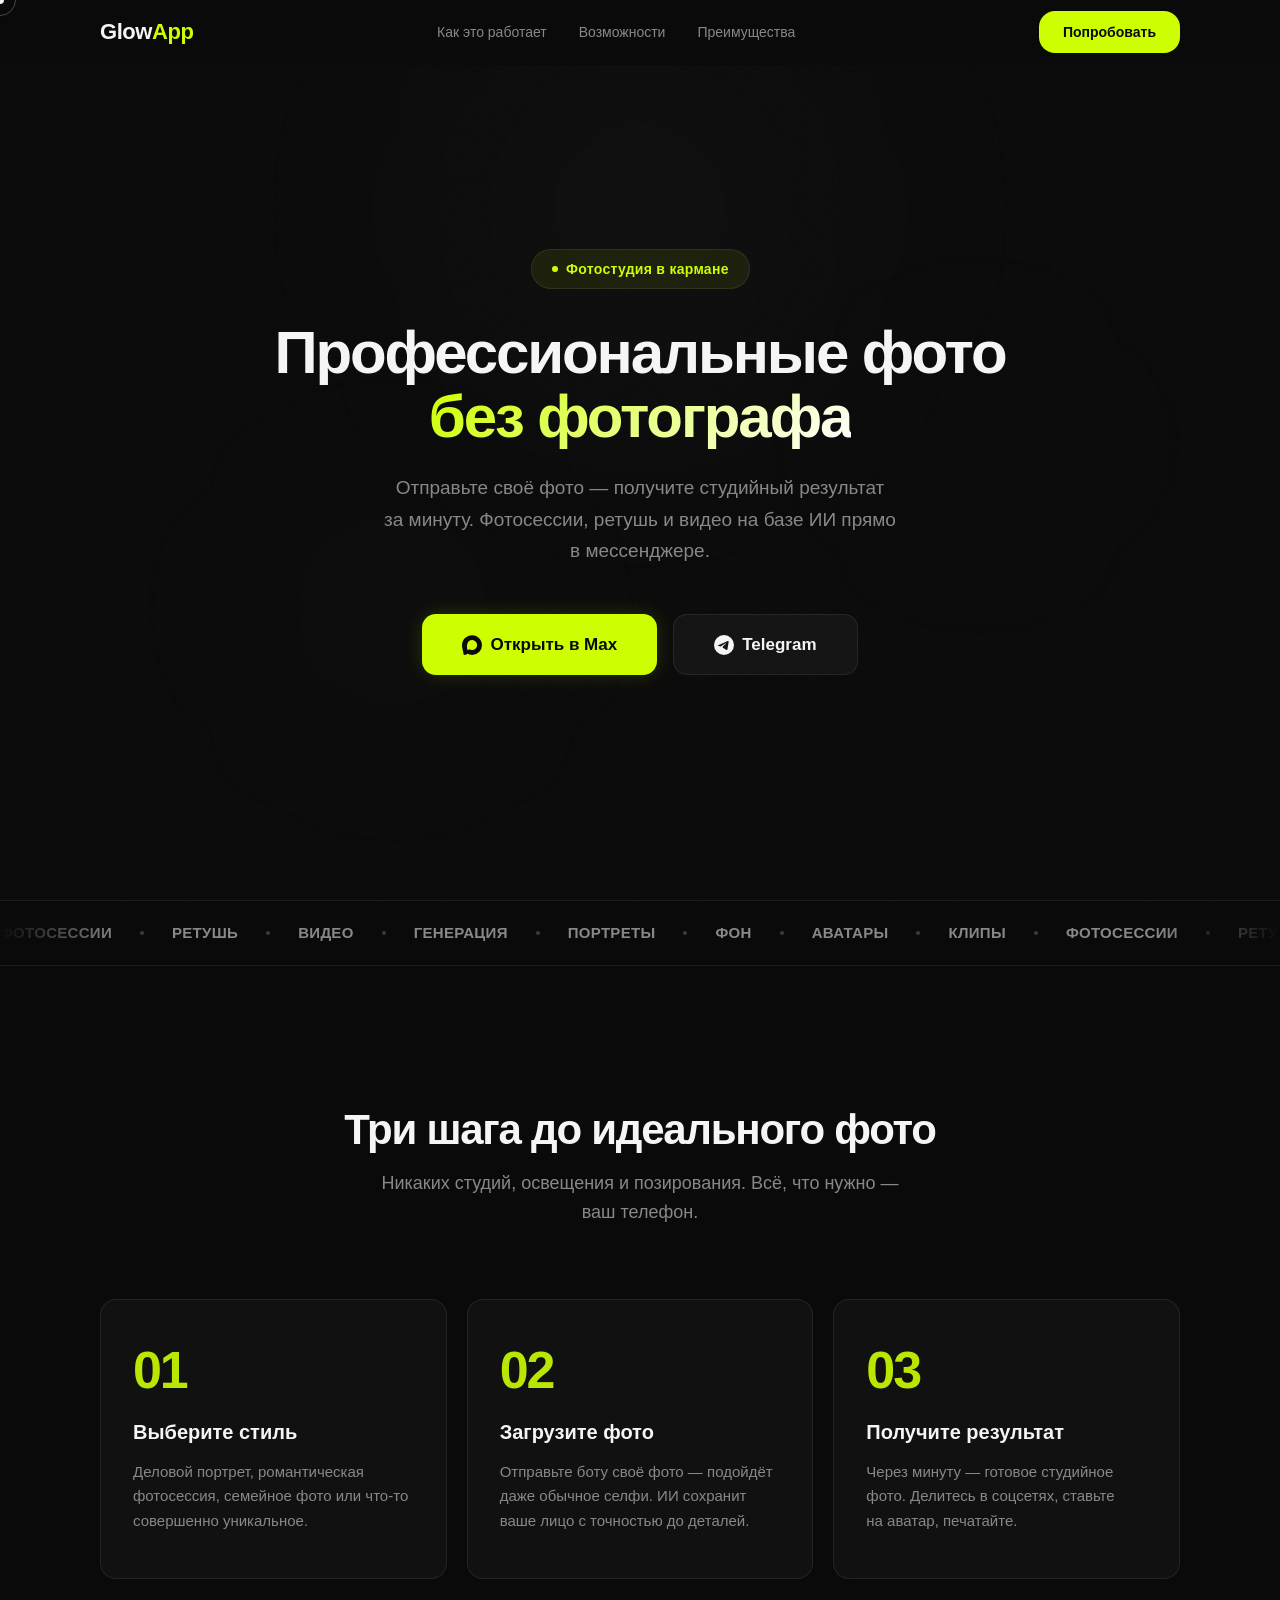
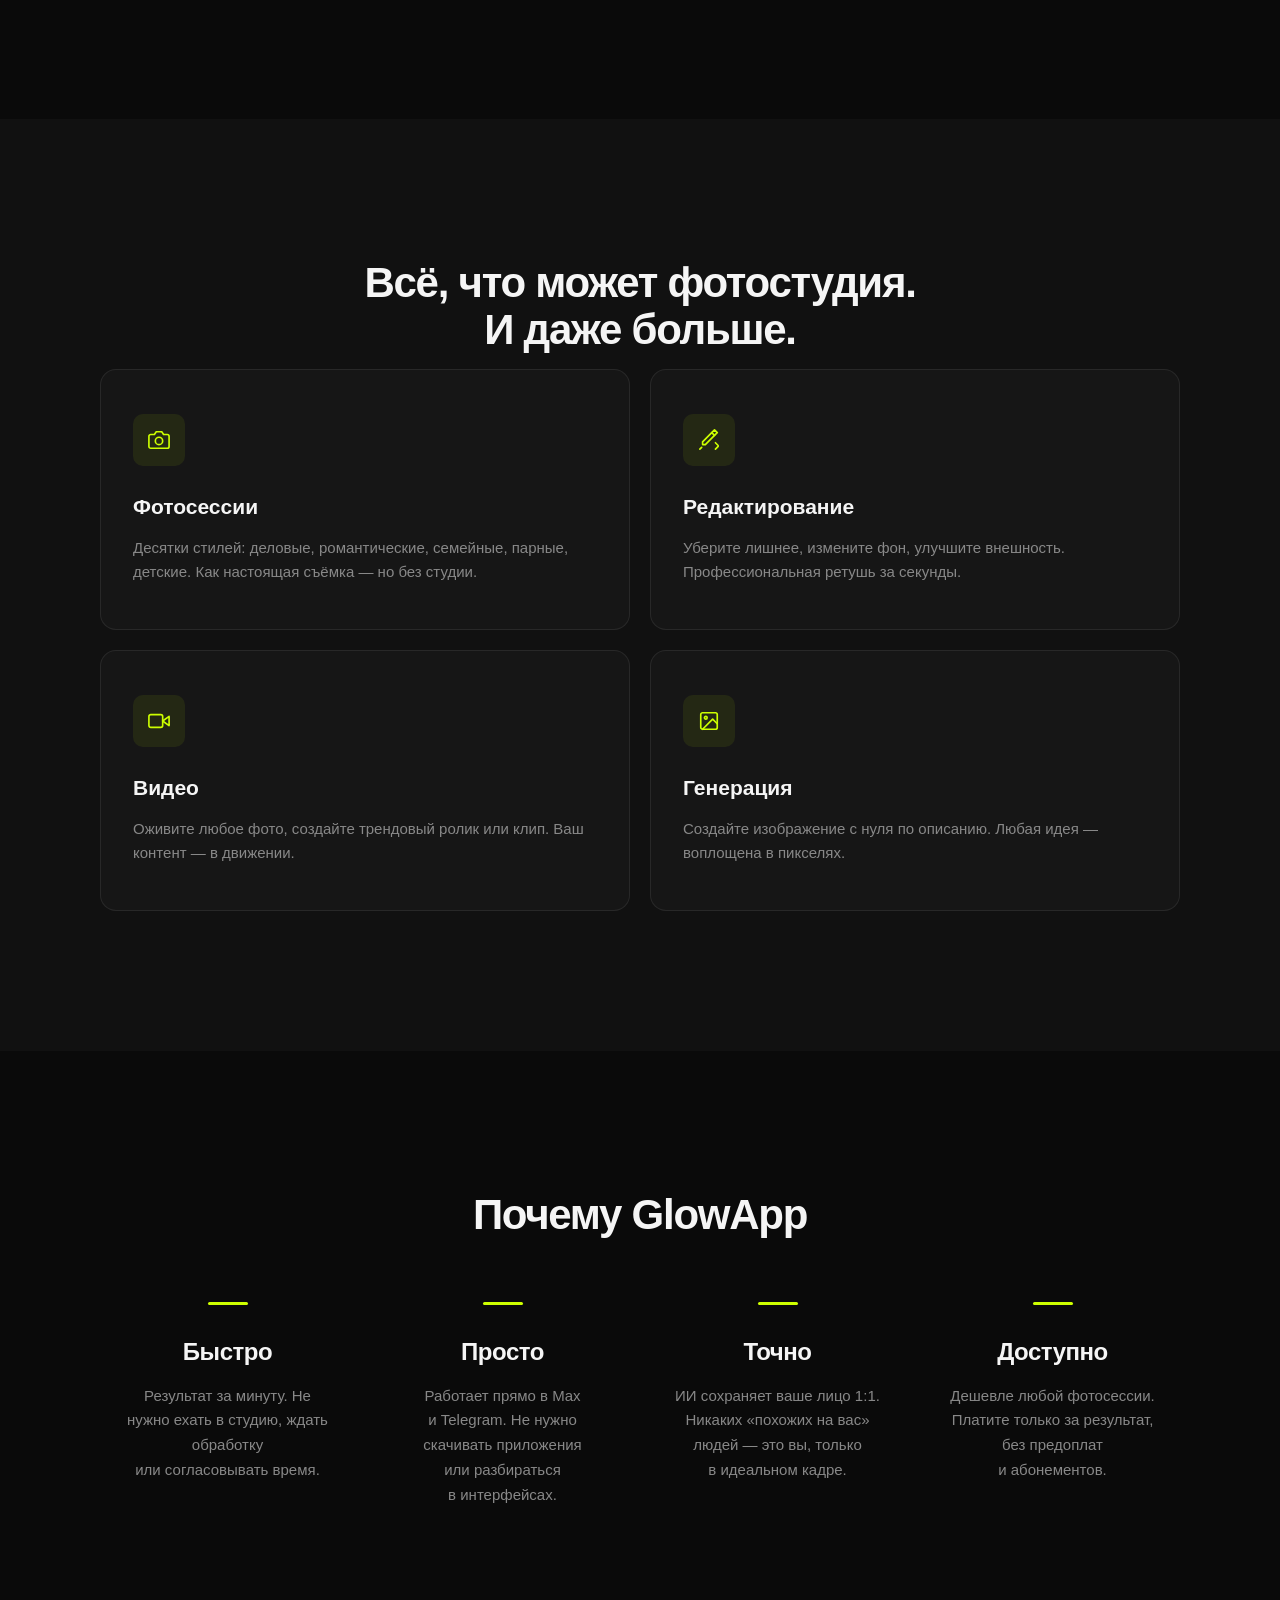
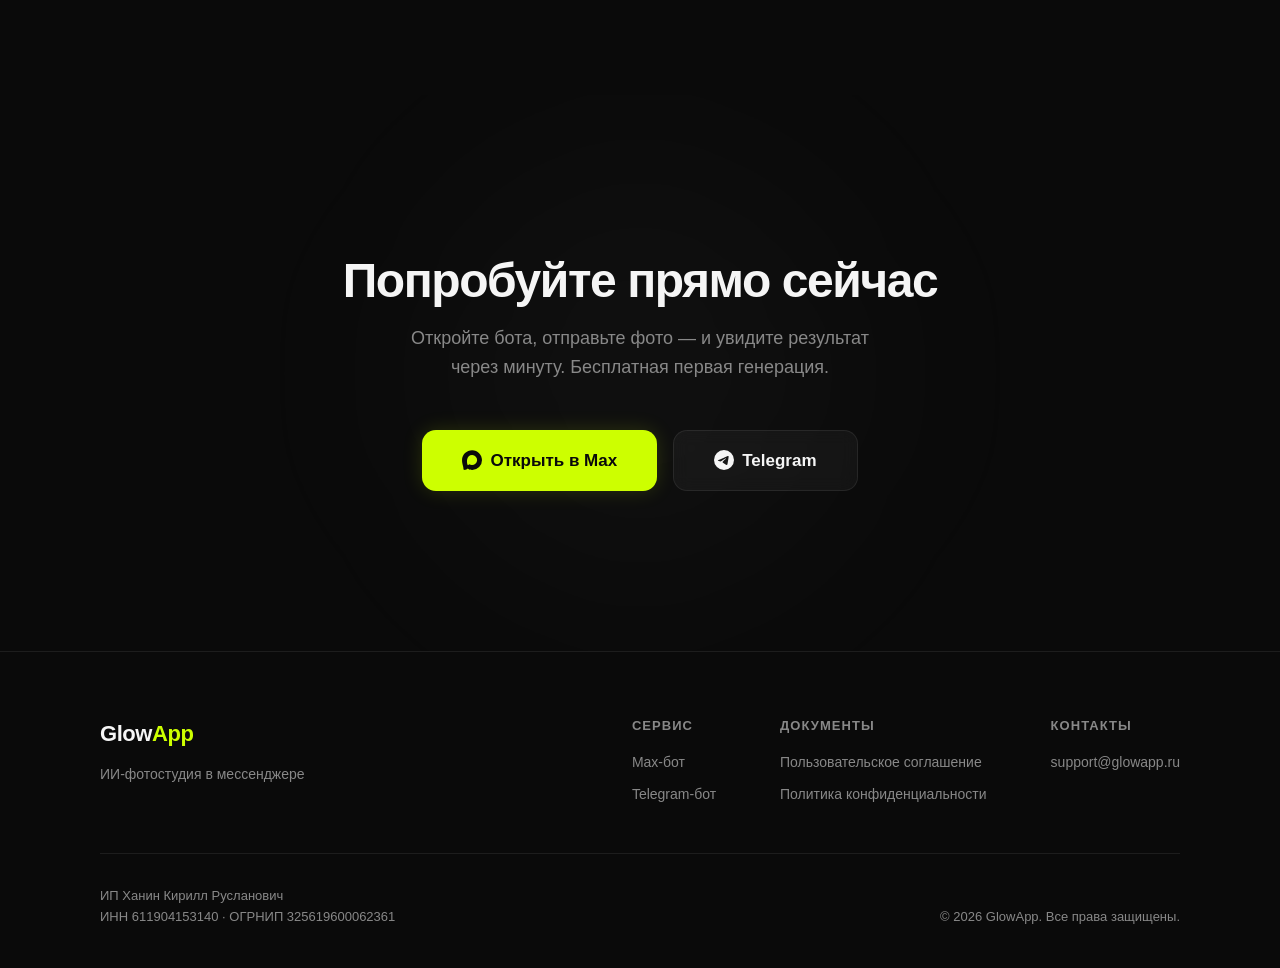
<file: index.html>
<!DOCTYPE html>
<html lang="ru">
<head>
  <meta charset="UTF-8">
  <meta name="viewport" content="width=device-width, initial-scale=1.0">
  <meta name="theme-color" content="#0a0a0a">
  <meta name="description" content="GlowApp — ИИ-фотосессии, редактирование фото и создание видео прямо в мессенджере. Без камеры, без студии, без фотографа.">
  <meta property="og:title" content="GlowApp — Твоя ИИ-фотостудия">
  <meta property="og:description" content="Профессиональные фото и видео за минуту. Просто отправь своё фото боту.">
  <meta property="og:type" content="website">
  <meta property="og:url" content="https://glowapp.ru">
  <title>GlowApp — Твоя ИИ-фотостудия</title>
  <link rel="icon" type="image/svg+xml" href="/favicon.svg">
  <link rel="icon" type="image/png" sizes="32x32" href="/favicon-32x32.png">
  <link rel="icon" type="image/png" sizes="16x16" href="/favicon-16x16.png">
  <link rel="shortcut icon" href="/favicon.ico">
  <link rel="apple-touch-icon" sizes="180x180" href="/apple-touch-icon.png">
  <link rel="manifest" href="/site.webmanifest">
  <link rel="stylesheet" href="css/style.css">
</head>
<body>

  <!-- Loading screen -->
  <div class="loader" id="loader" aria-hidden="true">
    <div class="loader__logo">
      <span class="loader__text">Glow</span><span class="loader__text loader__text--accent">App</span>
      <div class="loader__bar"><div class="loader__progress"></div></div>
    </div>
  </div>

  <!-- Custom cursor (desktop only) -->
  <div class="cursor" id="cursor" aria-hidden="true"></div>
  <div class="cursor cursor--trail" id="cursor-trail" aria-hidden="true"></div>

  <!-- Header -->
  <header class="header" id="header">
    <div class="container header__inner">
      <a href="/" class="header__logo">Glow<span>App</span></a>
      <nav class="header__nav" id="nav">
        <a href="#how" class="header__link">Как это работает</a>
        <a href="#features" class="header__link">Возможности</a>
        <a href="#why" class="header__link">Преимущества</a>
      </nav>
      <a href="#start" class="btn btn--small btn--accent header__cta">Попробовать</a>
      <button class="header__burger" id="burger" aria-label="Меню">
        <span></span><span></span><span></span>
      </button>
    </div>
  </header>

  <!-- Hero -->
  <section class="hero" id="hero">
    <div class="hero__glow" aria-hidden="true">
      <div class="hero__orb hero__orb--1"></div>
      <div class="hero__orb hero__orb--2"></div>
      <div class="hero__orb hero__orb--3"></div>
    </div>
    <div class="hero__mouse-glow" id="mouse-glow" aria-hidden="true"></div>
    <div class="hero__grain" aria-hidden="true"></div>
    <div class="container hero__inner">
      <p class="hero__badge"><span class="hero__badge-dot"></span>Фотостудия в кармане</p>
      <h1 class="hero__title hero-enter">Профессиональные фото<br><span class="text-gradient">без фотографа</span></h1>
      <p class="hero__subtitle hero-enter">Отправьте своё фото — получите студийный результат за&nbsp;минуту. Фотосессии, ретушь и видео на&nbsp;базе ИИ прямо в&nbsp;мессенджере.</p>
      <div class="hero__actions hero-enter">
        <a href="#" class="btn btn--accent btn--lg btn--glow" id="link-max-hero" target="_blank" rel="noopener noreferrer">
          <svg width="20" height="20" viewBox="0 0 42 42" aria-hidden="true"><path fill="currentColor" fill-rule="evenodd" d="M21.47 41.88c-4.11 0-6.02-.6-9.34-3-2.1 2.7-8.75 4.81-9.04 1.2 0-2.71-.6-5-1.28-7.5C1 29.5.08 26.07.08 21.1.08 9.23 9.82.3 21.36.3c11.55 0 20.6 9.37 20.6 20.91a20.6 20.6 0 0 1-20.49 20.67Zm.17-31.32c-5.62-.29-10 3.6-10.97 9.7-.8 5.05.62 11.2 1.83 11.52.58.14 2.04-1.04 2.95-1.95a10.4 10.4 0 0 0 5.08 1.81 10.7 10.7 0 0 0 11.19-9.97 10.7 10.7 0 0 0-10.08-11.1Z" clip-rule="evenodd"/></svg>
          Открыть в Max
        </a>
        <a href="#" class="btn btn--outline btn--lg" id="link-tg-hero" target="_blank" rel="noopener noreferrer">
          <svg width="20" height="20" viewBox="0 0 24 24" fill="currentColor" aria-hidden="true"><path d="M11.944 0A12 12 0 0 0 0 12a12 12 0 0 0 12 12 12 12 0 0 0 12-12A12 12 0 0 0 12 0a12 12 0 0 0-.056 0zm4.962 7.224c.1-.002.321.023.465.14a.506.506 0 0 1 .171.325c.016.093.036.306.02.472-.18 1.898-.962 6.502-1.36 8.627-.168.9-.499 1.201-.82 1.23-.696.065-1.225-.46-1.9-.902-1.056-.693-1.653-1.124-2.678-1.8-1.185-.78-.417-1.21.258-1.91.177-.184 3.247-2.977 3.307-3.23.007-.032.014-.15-.056-.212s-.174-.041-.249-.024c-.106.024-1.793 1.14-5.061 3.345-.48.33-.913.49-1.302.48-.428-.008-1.252-.241-1.865-.44-.752-.245-1.349-.374-1.297-.789.027-.216.325-.437.893-.663 3.498-1.524 5.83-2.529 6.998-3.014 3.332-1.386 4.025-1.627 4.476-1.635z"/></svg>
          Telegram
        </a>
      </div>
    </div>
  </section>

  <!-- Marquee -->
  <div class="marquee" aria-hidden="true">
    <div class="marquee__track">
      <span class="marquee__item">Фотосессии</span>
      <span class="marquee__sep"></span>
      <span class="marquee__item">Ретушь</span>
      <span class="marquee__sep"></span>
      <span class="marquee__item">Видео</span>
      <span class="marquee__sep"></span>
      <span class="marquee__item">Генерация</span>
      <span class="marquee__sep"></span>
      <span class="marquee__item">Портреты</span>
      <span class="marquee__sep"></span>
      <span class="marquee__item">Фон</span>
      <span class="marquee__sep"></span>
      <span class="marquee__item">Аватары</span>
      <span class="marquee__sep"></span>
      <span class="marquee__item">Клипы</span>
      <span class="marquee__sep"></span>
      <!-- Duplicate for seamless loop -->
      <span class="marquee__item">Фотосессии</span>
      <span class="marquee__sep"></span>
      <span class="marquee__item">Ретушь</span>
      <span class="marquee__sep"></span>
      <span class="marquee__item">Видео</span>
      <span class="marquee__sep"></span>
      <span class="marquee__item">Генерация</span>
      <span class="marquee__sep"></span>
      <span class="marquee__item">Портреты</span>
      <span class="marquee__sep"></span>
      <span class="marquee__item">Фон</span>
      <span class="marquee__sep"></span>
      <span class="marquee__item">Аватары</span>
      <span class="marquee__sep"></span>
      <span class="marquee__item">Клипы</span>
      <span class="marquee__sep"></span>
    </div>
  </div>

  <!-- How it works -->
  <section class="section" id="how">
    <div class="container">
      <h2 class="section__title">Три шага до идеального фото</h2>
      <p class="section__subtitle">Никаких студий, освещения и позирования. Всё, что нужно&nbsp;— ваш телефон.</p>
      <div class="steps">
        <div class="step fade-in" style="--delay:0">
          <div class="step__number">01</div>
          <h3 class="step__title">Выберите стиль</h3>
          <p class="step__text">Деловой портрет, романтическая фотосессия, семейное фото или&nbsp;что-то совершенно уникальное.</p>
        </div>
        <div class="step fade-in" style="--delay:1">
          <div class="step__number">02</div>
          <h3 class="step__title">Загрузите фото</h3>
          <p class="step__text">Отправьте боту своё фото — подойдёт даже обычное селфи. ИИ сохранит ваше лицо с&nbsp;точностью до&nbsp;деталей.</p>
        </div>
        <div class="step fade-in" style="--delay:2">
          <div class="step__number">03</div>
          <h3 class="step__title">Получите результат</h3>
          <p class="step__text">Через минуту — готовое студийное фото. Делитесь в&nbsp;соцсетях, ставьте на&nbsp;аватар, печатайте.</p>
        </div>
      </div>
    </div>
  </section>

  <!-- Features -->
  <section class="section section--dark" id="features">
    <div class="container">
      <h2 class="section__title">Всё, что может фотостудия.<br>И даже больше.</h2>
      <div class="features">
        <div class="feature fade-in" style="--delay:0">
          <div class="feature__icon"><svg width="22" height="22" viewBox="0 0 24 24" fill="none" stroke="currentColor" stroke-width="1.8" stroke-linecap="round" stroke-linejoin="round"><path d="M23 19a2 2 0 0 1-2 2H3a2 2 0 0 1-2-2V8a2 2 0 0 1 2-2h4l2-3h6l2 3h4a2 2 0 0 1 2 2z"/><circle cx="12" cy="13" r="4"/></svg></div>
          <h3 class="feature__title">Фотосессии</h3>
          <p class="feature__text">Десятки стилей: деловые, романтические, семейные, парные, детские. Как настоящая съёмка — но без студии.</p>
        </div>
        <div class="feature fade-in" style="--delay:1">
          <div class="feature__icon"><svg width="22" height="22" viewBox="0 0 24 24" fill="none" stroke="currentColor" stroke-width="1.8" stroke-linecap="round" stroke-linejoin="round"><path d="m15 4 3 3L8 17H5v-3L15 4z"/><path d="m18 7 3-3-3-3-3 3"/><path d="m2 22 2-2"/><path d="m19 15 3 3"/><path d="m22 19-3 3"/></svg></div>
          <h3 class="feature__title">Редактирование</h3>
          <p class="feature__text">Уберите лишнее, измените фон, улучшите внешность. Профессиональная ретушь за&nbsp;секунды.</p>
        </div>
        <div class="feature fade-in" style="--delay:2">
          <div class="feature__icon"><svg width="22" height="22" viewBox="0 0 24 24" fill="none" stroke="currentColor" stroke-width="1.8" stroke-linecap="round" stroke-linejoin="round"><polygon points="23 7 16 12 23 17 23 7"/><rect x="1" y="5" width="15" height="14" rx="2" ry="2"/></svg></div>
          <h3 class="feature__title">Видео</h3>
          <p class="feature__text">Оживите любое фото, создайте трендовый ролик или&nbsp;клип. Ваш контент — в&nbsp;движении.</p>
        </div>
        <div class="feature fade-in" style="--delay:3">
          <div class="feature__icon"><svg width="22" height="22" viewBox="0 0 24 24" fill="none" stroke="currentColor" stroke-width="1.8" stroke-linecap="round" stroke-linejoin="round"><rect x="3" y="3" width="18" height="18" rx="2" ry="2"/><circle cx="8.5" cy="8.5" r="1.5"/><polyline points="21 15 16 10 5 21"/></svg></div>
          <h3 class="feature__title">Генерация</h3>
          <p class="feature__text">Создайте изображение с&nbsp;нуля по&nbsp;описанию. Любая идея — воплощена в&nbsp;пикселях.</p>
        </div>
      </div>
    </div>
  </section>

  <!-- Why us -->
  <section class="section" id="why">
    <div class="container">
      <h2 class="section__title">Почему GlowApp</h2>
      <div class="advantages">
        <div class="advantage fade-in" style="--delay:0">
          <div class="advantage__accent"></div>
          <h3 class="advantage__title">Быстро</h3>
          <p class="advantage__text">Результат за&nbsp;минуту. Не нужно ехать в&nbsp;студию, ждать обработку или&nbsp;согласовывать время.</p>
        </div>
        <div class="advantage fade-in" style="--delay:1">
          <div class="advantage__accent"></div>
          <h3 class="advantage__title">Просто</h3>
          <p class="advantage__text">Работает прямо в&nbsp;Max и&nbsp;Telegram. Не нужно скачивать приложения или&nbsp;разбираться в&nbsp;интерфейсах.</p>
        </div>
        <div class="advantage fade-in" style="--delay:2">
          <div class="advantage__accent"></div>
          <h3 class="advantage__title">Точно</h3>
          <p class="advantage__text">ИИ сохраняет ваше лицо 1:1. Никаких «похожих на вас» людей — это вы, только в&nbsp;идеальном кадре.</p>
        </div>
        <div class="advantage fade-in" style="--delay:3">
          <div class="advantage__accent"></div>
          <h3 class="advantage__title">Доступно</h3>
          <p class="advantage__text">Дешевле любой фотосессии. Платите только за&nbsp;результат, без предоплат и&nbsp;абонементов.</p>
        </div>
      </div>
    </div>
  </section>

  <!-- CTA -->
  <section class="section section--cta" id="start">
    <div class="container cta__inner">
      <h2 class="cta__title">Попробуйте прямо сейчас</h2>
      <p class="cta__text">Откройте бота, отправьте фото — и&nbsp;увидите результат через минуту. Бесплатная первая генерация.</p>
      <div class="hero__actions">
        <a href="#" class="btn btn--accent btn--lg btn--glow" id="link-max-cta" target="_blank" rel="noopener noreferrer">
          <svg width="20" height="20" viewBox="0 0 42 42" aria-hidden="true"><path fill="currentColor" fill-rule="evenodd" d="M21.47 41.88c-4.11 0-6.02-.6-9.34-3-2.1 2.7-8.75 4.81-9.04 1.2 0-2.71-.6-5-1.28-7.5C1 29.5.08 26.07.08 21.1.08 9.23 9.82.3 21.36.3c11.55 0 20.6 9.37 20.6 20.91a20.6 20.6 0 0 1-20.49 20.67Zm.17-31.32c-5.62-.29-10 3.6-10.97 9.7-.8 5.05.62 11.2 1.83 11.52.58.14 2.04-1.04 2.95-1.95a10.4 10.4 0 0 0 5.08 1.81 10.7 10.7 0 0 0 11.19-9.97 10.7 10.7 0 0 0-10.08-11.1Z" clip-rule="evenodd"/></svg>
          Открыть в Max
        </a>
        <a href="#" class="btn btn--outline btn--lg" id="link-tg-cta" target="_blank" rel="noopener noreferrer">
          <svg width="20" height="20" viewBox="0 0 24 24" fill="currentColor" aria-hidden="true"><path d="M11.944 0A12 12 0 0 0 0 12a12 12 0 0 0 12 12 12 12 0 0 0 12-12A12 12 0 0 0 12 0a12 12 0 0 0-.056 0zm4.962 7.224c.1-.002.321.023.465.14a.506.506 0 0 1 .171.325c.016.093.036.306.02.472-.18 1.898-.962 6.502-1.36 8.627-.168.9-.499 1.201-.82 1.23-.696.065-1.225-.46-1.9-.902-1.056-.693-1.653-1.124-2.678-1.8-1.185-.78-.417-1.21.258-1.91.177-.184 3.247-2.977 3.307-3.23.007-.032.014-.15-.056-.212s-.174-.041-.249-.024c-.106.024-1.793 1.14-5.061 3.345-.48.33-.913.49-1.302.48-.428-.008-1.252-.241-1.865-.44-.752-.245-1.349-.374-1.297-.789.027-.216.325-.437.893-.663 3.498-1.524 5.83-2.529 6.998-3.014 3.332-1.386 4.025-1.627 4.476-1.635z"/></svg>
          Telegram
        </a>
      </div>
    </div>
  </section>

  <!-- Footer -->
  <footer class="footer">
    <div class="container footer__inner">
      <div class="footer__top">
        <div class="footer__brand">
          <a href="/" class="header__logo">Glow<span>App</span></a>
          <p class="footer__tagline">ИИ-фотостудия в&nbsp;мессенджере</p>
        </div>
        <div class="footer__links">
          <div class="footer__col">
            <h4 class="footer__heading">Сервис</h4>
            <a href="#" class="footer__link" id="link-max-footer">Max-бот</a>
            <a href="#" class="footer__link" id="link-tg-footer">Telegram-бот</a>
          </div>
          <div class="footer__col">
            <h4 class="footer__heading">Документы</h4>
            <a href="terms/" class="footer__link">Пользовательское соглашение</a>
            <a href="privacy/" class="footer__link">Политика конфиденциальности</a>
          </div>
          <div class="footer__col">
            <h4 class="footer__heading">Контакты</h4>
            <a href="#" class="footer__link" id="link-email-footer"></a>
          </div>
        </div>
      </div>
      <div class="footer__bottom">
        <div class="footer__legal">
          <p>ИП Ханин Кирилл Русланович</p>
          <p>ИНН 611904153140 &middot; ОГРНИП 325619600062361</p>
        </div>
        <p class="footer__copy">&copy; <span id="year"></span> GlowApp. Все права защищены.</p>
      </div>
    </div>
  </footer>

  <script src="js/config.js"></script>
  <script src="js/main.js" defer></script>
</body>
</html>
</file>
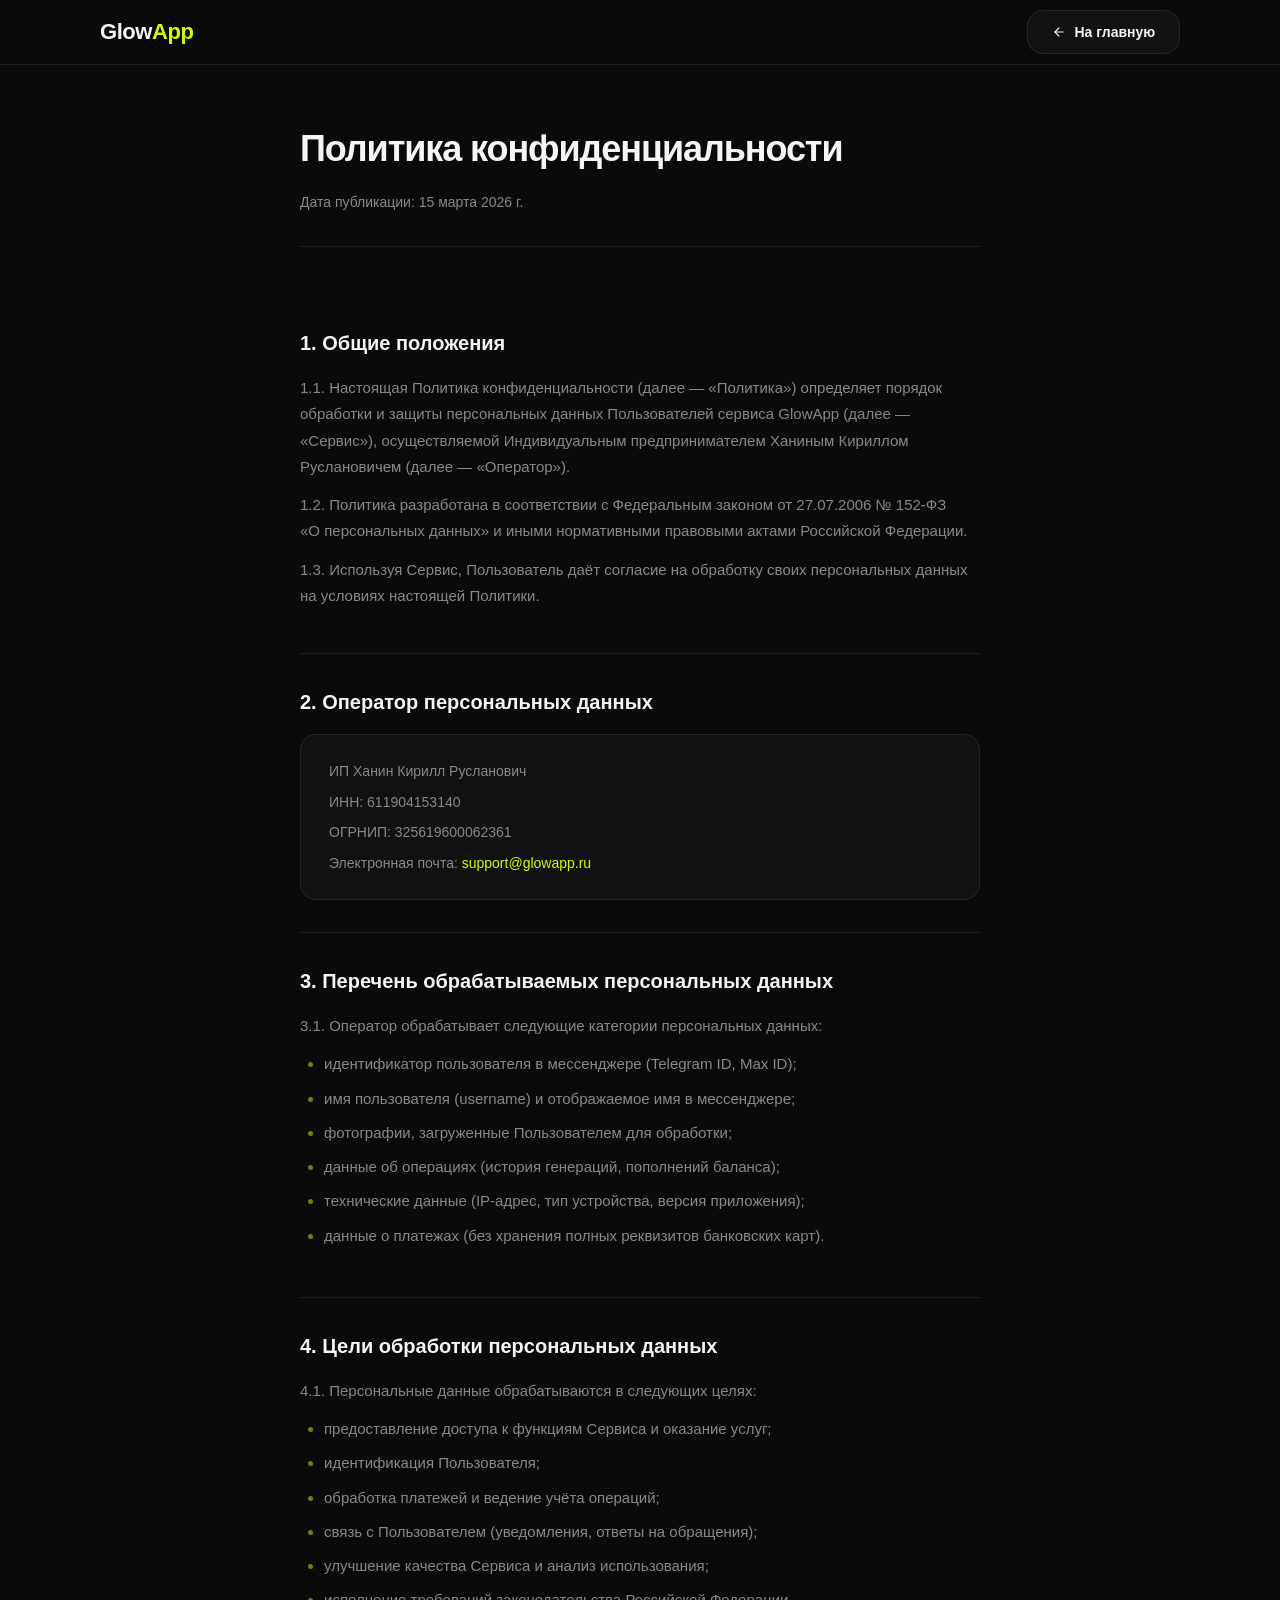
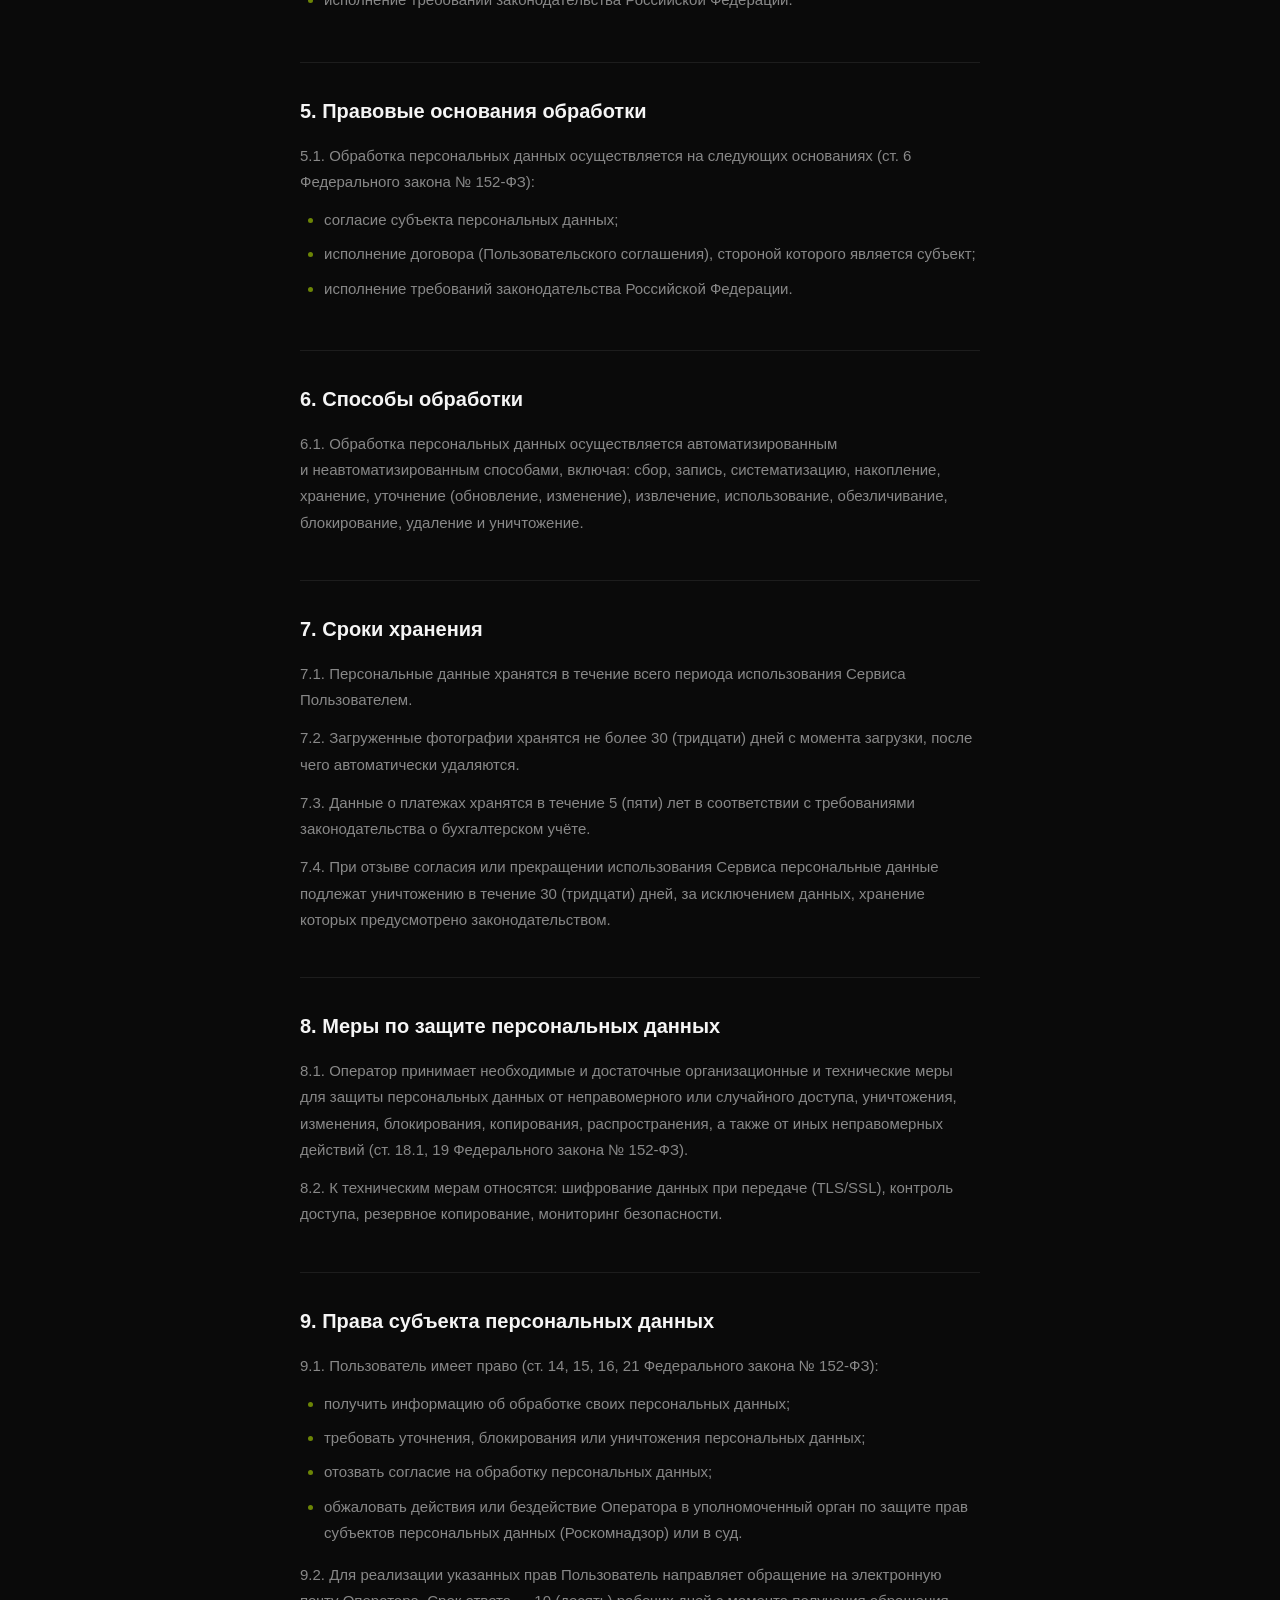
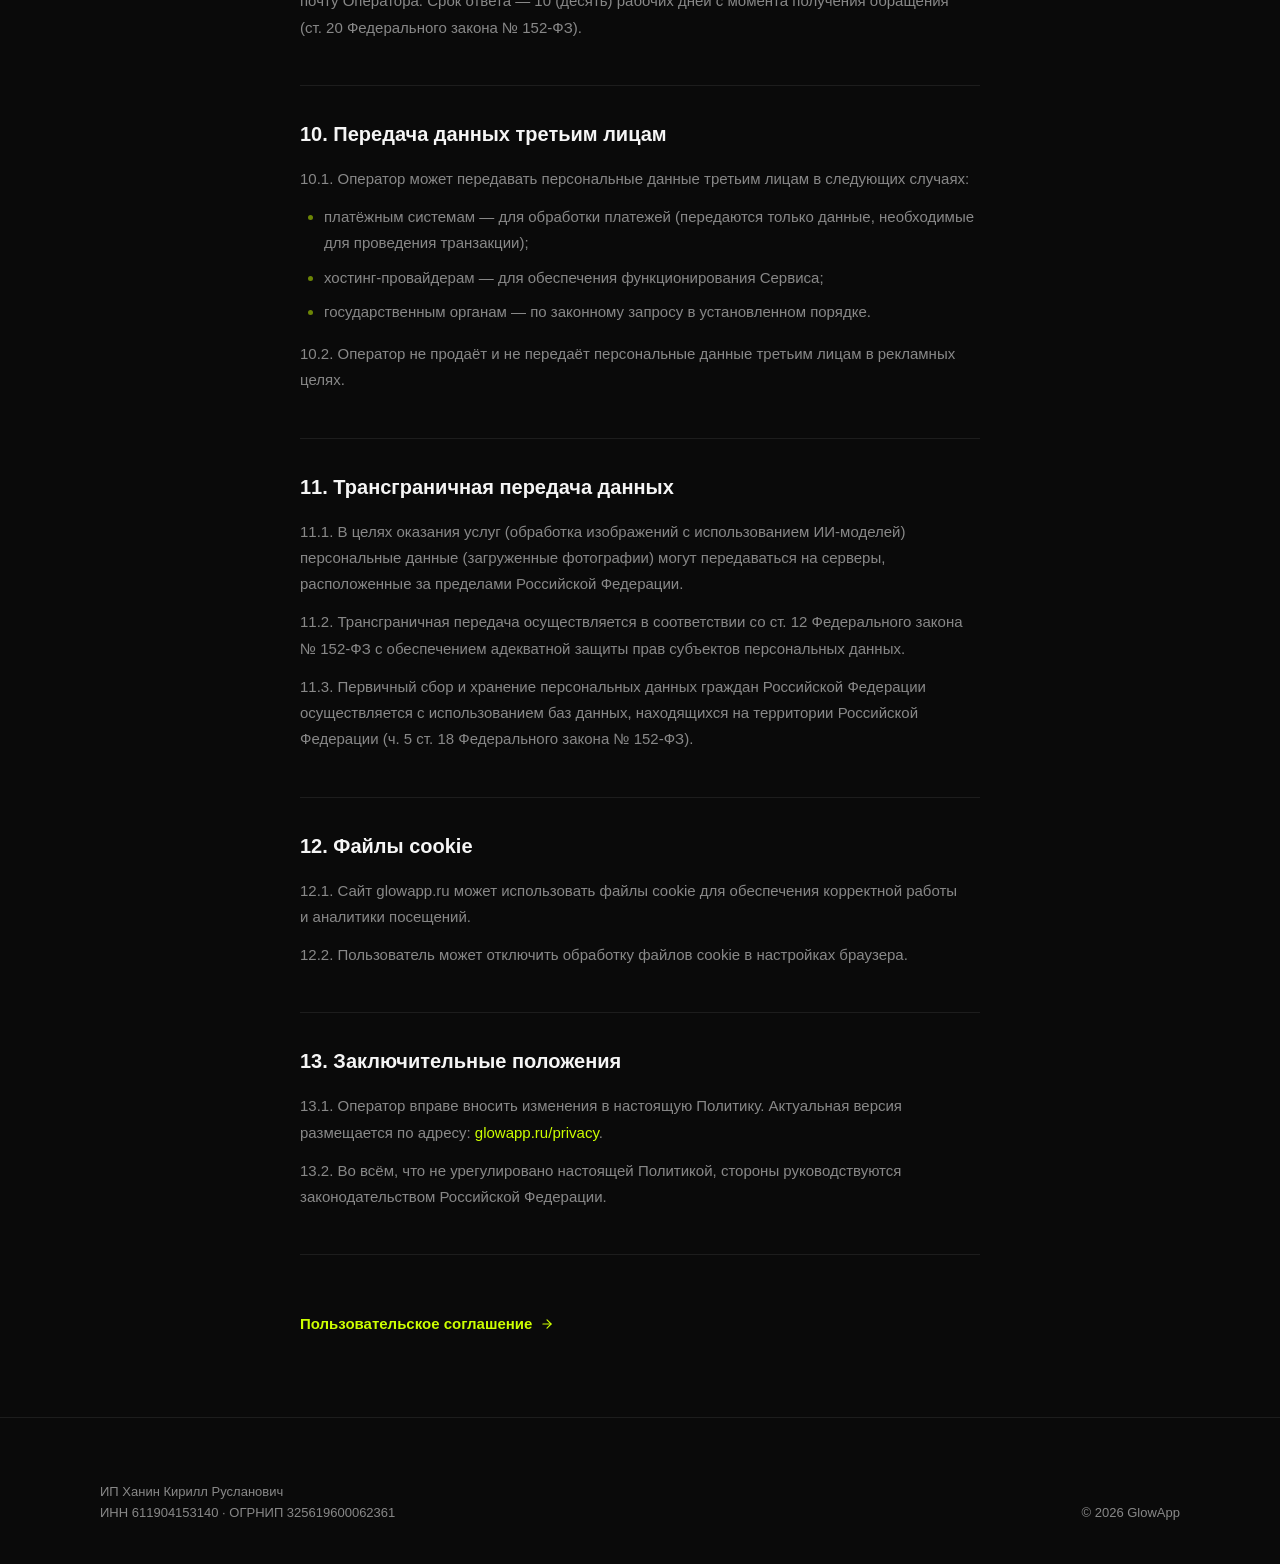
<file: privacy/index.html>
<!DOCTYPE html>
<html lang="ru">
<head>
  <meta charset="UTF-8">
  <meta name="viewport" content="width=device-width, initial-scale=1.0">
  <meta name="theme-color" content="#0a0a0a">
  <meta name="description" content="Политика конфиденциальности сервиса GlowApp">
  <title>Политика конфиденциальности — GlowApp</title>
  <link rel="icon" type="image/svg+xml" href="/favicon.svg">
  <link rel="icon" type="image/png" sizes="32x32" href="/favicon-32x32.png">
  <link rel="icon" type="image/png" sizes="16x16" href="/favicon-16x16.png">
  <link rel="shortcut icon" href="/favicon.ico">
  <link rel="apple-touch-icon" sizes="180x180" href="/apple-touch-icon.png">
  <link rel="manifest" href="/site.webmanifest">
  <link rel="stylesheet" href="../css/style.css">
</head>
<body>

  <header class="header header--scrolled">
    <div class="container header__inner">
      <a href="../" class="header__logo">Glow<span>App</span></a>
      <a href="../" class="btn btn--small btn--outline header__cta header__cta--always">
        <svg width="14" height="14" viewBox="0 0 24 24" fill="none" stroke="currentColor" stroke-width="2" stroke-linecap="round" stroke-linejoin="round"><path d="M19 12H5"/><path d="m12 19-7-7 7-7"/></svg>
        На главную
      </a>
    </div>
  </header>

  <main class="legal">
    <div class="container legal__inner">

      <h1>Политика конфиденциальности</h1>
      <p class="legal__date">Дата публикации: 15 марта 2026 г.</p>

      <div class="legal__section">
        <h2>1. Общие положения</h2>
        <p>1.1. Настоящая Политика конфиденциальности (далее&nbsp;— «Политика») определяет порядок обработки и&nbsp;защиты персональных данных Пользователей сервиса GlowApp (далее&nbsp;— «Сервис»), осуществляемой Индивидуальным предпринимателем Ханиным Кириллом Руслановичем (далее&nbsp;— «Оператор»).</p>
        <p>1.2. Политика разработана в соответствии с Федеральным законом от&nbsp;27.07.2006 №&nbsp;152-ФЗ «О&nbsp;персональных данных» и&nbsp;иными нормативными правовыми актами Российской Федерации.</p>
        <p>1.3. Используя Сервис, Пользователь даёт согласие на обработку своих персональных данных на условиях настоящей Политики.</p>
      </div>

      <div class="legal__section">
        <h2>2. Оператор персональных данных</h2>
        <div class="legal__card">
          <p>ИП Ханин Кирилл Русланович</p>
          <p>ИНН: 611904153140</p>
          <p>ОГРНИП: 325619600062361</p>
          <p>Электронная почта: <a href="#" id="privacy-email"></a></p>
        </div>
      </div>

      <div class="legal__section">
        <h2>3. Перечень обрабатываемых персональных данных</h2>
        <p>3.1. Оператор обрабатывает следующие категории персональных данных:</p>
        <ul>
          <li>идентификатор пользователя в мессенджере (Telegram ID, Max ID);</li>
          <li>имя пользователя (username) и отображаемое имя в мессенджере;</li>
          <li>фотографии, загруженные Пользователем для обработки;</li>
          <li>данные об операциях (история генераций, пополнений баланса);</li>
          <li>технические данные (IP-адрес, тип устройства, версия приложения);</li>
          <li>данные о платежах (без хранения полных реквизитов банковских карт).</li>
        </ul>
      </div>

      <div class="legal__section">
        <h2>4. Цели обработки персональных данных</h2>
        <p>4.1. Персональные данные обрабатываются в следующих целях:</p>
        <ul>
          <li>предоставление доступа к функциям Сервиса и оказание услуг;</li>
          <li>идентификация Пользователя;</li>
          <li>обработка платежей и ведение учёта операций;</li>
          <li>связь с Пользователем (уведомления, ответы на обращения);</li>
          <li>улучшение качества Сервиса и анализ использования;</li>
          <li>исполнение требований законодательства Российской Федерации.</li>
        </ul>
      </div>

      <div class="legal__section">
        <h2>5. Правовые основания обработки</h2>
        <p>5.1. Обработка персональных данных осуществляется на следующих основаниях (ст.&nbsp;6 Федерального закона №&nbsp;152-ФЗ):</p>
        <ul>
          <li>согласие субъекта персональных данных;</li>
          <li>исполнение договора (Пользовательского соглашения), стороной которого является субъект;</li>
          <li>исполнение требований законодательства Российской Федерации.</li>
        </ul>
      </div>

      <div class="legal__section">
        <h2>6. Способы обработки</h2>
        <p>6.1. Обработка персональных данных осуществляется автоматизированным и&nbsp;неавтоматизированным способами, включая: сбор, запись, систематизацию, накопление, хранение, уточнение (обновление, изменение), извлечение, использование, обезличивание, блокирование, удаление и&nbsp;уничтожение.</p>
      </div>

      <div class="legal__section">
        <h2>7. Сроки хранения</h2>
        <p>7.1. Персональные данные хранятся в течение всего периода использования Сервиса Пользователем.</p>
        <p>7.2. Загруженные фотографии хранятся не более 30&nbsp;(тридцати) дней с&nbsp;момента загрузки, после чего автоматически удаляются.</p>
        <p>7.3. Данные о платежах хранятся в течение 5&nbsp;(пяти) лет в&nbsp;соответствии с&nbsp;требованиями законодательства о&nbsp;бухгалтерском учёте.</p>
        <p>7.4. При отзыве согласия или прекращении использования Сервиса персональные данные подлежат уничтожению в&nbsp;течение 30&nbsp;(тридцати) дней, за&nbsp;исключением данных, хранение которых предусмотрено законодательством.</p>
      </div>

      <div class="legal__section">
        <h2>8. Меры по защите персональных данных</h2>
        <p>8.1. Оператор принимает необходимые и достаточные организационные и&nbsp;технические меры для защиты персональных данных от&nbsp;неправомерного или случайного доступа, уничтожения, изменения, блокирования, копирования, распространения, а&nbsp;также от&nbsp;иных неправомерных действий (ст.&nbsp;18.1, 19 Федерального закона №&nbsp;152-ФЗ).</p>
        <p>8.2. К техническим мерам относятся: шифрование данных при передаче (TLS/SSL), контроль доступа, резервное копирование, мониторинг безопасности.</p>
      </div>

      <div class="legal__section">
        <h2>9. Права субъекта персональных данных</h2>
        <p>9.1. Пользователь имеет право (ст.&nbsp;14, 15, 16, 21 Федерального закона №&nbsp;152-ФЗ):</p>
        <ul>
          <li>получить информацию об обработке своих персональных данных;</li>
          <li>требовать уточнения, блокирования или уничтожения персональных данных;</li>
          <li>отозвать согласие на обработку персональных данных;</li>
          <li>обжаловать действия или бездействие Оператора в&nbsp;уполномоченный орган по&nbsp;защите прав субъектов персональных данных (Роскомнадзор) или&nbsp;в&nbsp;суд.</li>
        </ul>
        <p>9.2. Для реализации указанных прав Пользователь направляет обращение на&nbsp;электронную почту Оператора. Срок ответа&nbsp;— 10&nbsp;(десять) рабочих дней с&nbsp;момента получения обращения (ст.&nbsp;20 Федерального закона №&nbsp;152-ФЗ).</p>
      </div>

      <div class="legal__section">
        <h2>10. Передача данных третьим лицам</h2>
        <p>10.1. Оператор может передавать персональные данные третьим лицам в следующих случаях:</p>
        <ul>
          <li>платёжным системам — для обработки платежей (передаются только данные, необходимые для проведения транзакции);</li>
          <li>хостинг-провайдерам — для обеспечения функционирования Сервиса;</li>
          <li>государственным органам — по законному запросу в установленном порядке.</li>
        </ul>
        <p>10.2. Оператор не продаёт и не передаёт персональные данные третьим лицам в рекламных целях.</p>
      </div>

      <div class="legal__section">
        <h2>11. Трансграничная передача данных</h2>
        <p>11.1. В&nbsp;целях оказания услуг (обработка изображений с&nbsp;использованием ИИ-моделей) персональные данные (загруженные фотографии) могут передаваться на&nbsp;серверы, расположенные за&nbsp;пределами Российской Федерации.</p>
        <p>11.2. Трансграничная передача осуществляется в&nbsp;соответствии со&nbsp;ст.&nbsp;12 Федерального закона №&nbsp;152-ФЗ с&nbsp;обеспечением адекватной защиты прав субъектов персональных данных.</p>
        <p>11.3. Первичный сбор и хранение персональных данных граждан Российской Федерации осуществляется с&nbsp;использованием баз данных, находящихся на&nbsp;территории Российской Федерации (ч.&nbsp;5 ст.&nbsp;18 Федерального закона №&nbsp;152-ФЗ).</p>
      </div>

      <div class="legal__section">
        <h2>12. Файлы cookie</h2>
        <p>12.1. Сайт glowapp.ru может использовать файлы cookie для обеспечения корректной работы и&nbsp;аналитики посещений.</p>
        <p>12.2. Пользователь может отключить обработку файлов cookie в настройках браузера.</p>
      </div>

      <div class="legal__section">
        <h2>13. Заключительные положения</h2>
        <p>13.1. Оператор вправе вносить изменения в настоящую Политику. Актуальная версия размещается по&nbsp;адресу: <a href="../privacy/">glowapp.ru/privacy</a>.</p>
        <p>13.2. Во&nbsp;всём, что не&nbsp;урегулировано настоящей Политикой, стороны руководствуются законодательством Российской Федерации.</p>
      </div>

      <div class="legal__nav">
        <a href="../terms/" class="legal__nav-link">Пользовательское соглашение <svg width="14" height="14" viewBox="0 0 24 24" fill="none" stroke="currentColor" stroke-width="2" stroke-linecap="round" stroke-linejoin="round"><path d="M5 12h14"/><path d="m12 5 7 7-7 7"/></svg></a>
      </div>

    </div>
  </main>

  <footer class="footer">
    <div class="container">
      <div class="footer__bottom footer__bottom--flat">
        <div class="footer__legal">
          <p>ИП Ханин Кирилл Русланович</p>
          <p>ИНН 611904153140 &middot; ОГРНИП 325619600062361</p>
        </div>
        <p class="footer__copy">&copy; <span id="year"></span> GlowApp</p>
      </div>
    </div>
  </footer>

  <script src="../js/config.js"></script>
  <script>
    document.getElementById('year').textContent = new Date().getFullYear();
    var emailEl = document.getElementById('privacy-email');
    if (emailEl) {
      emailEl.href = 'mailto:' + CONFIG.email;
      emailEl.textContent = CONFIG.email;
    }
  </script>
</body>
</html>
</file>
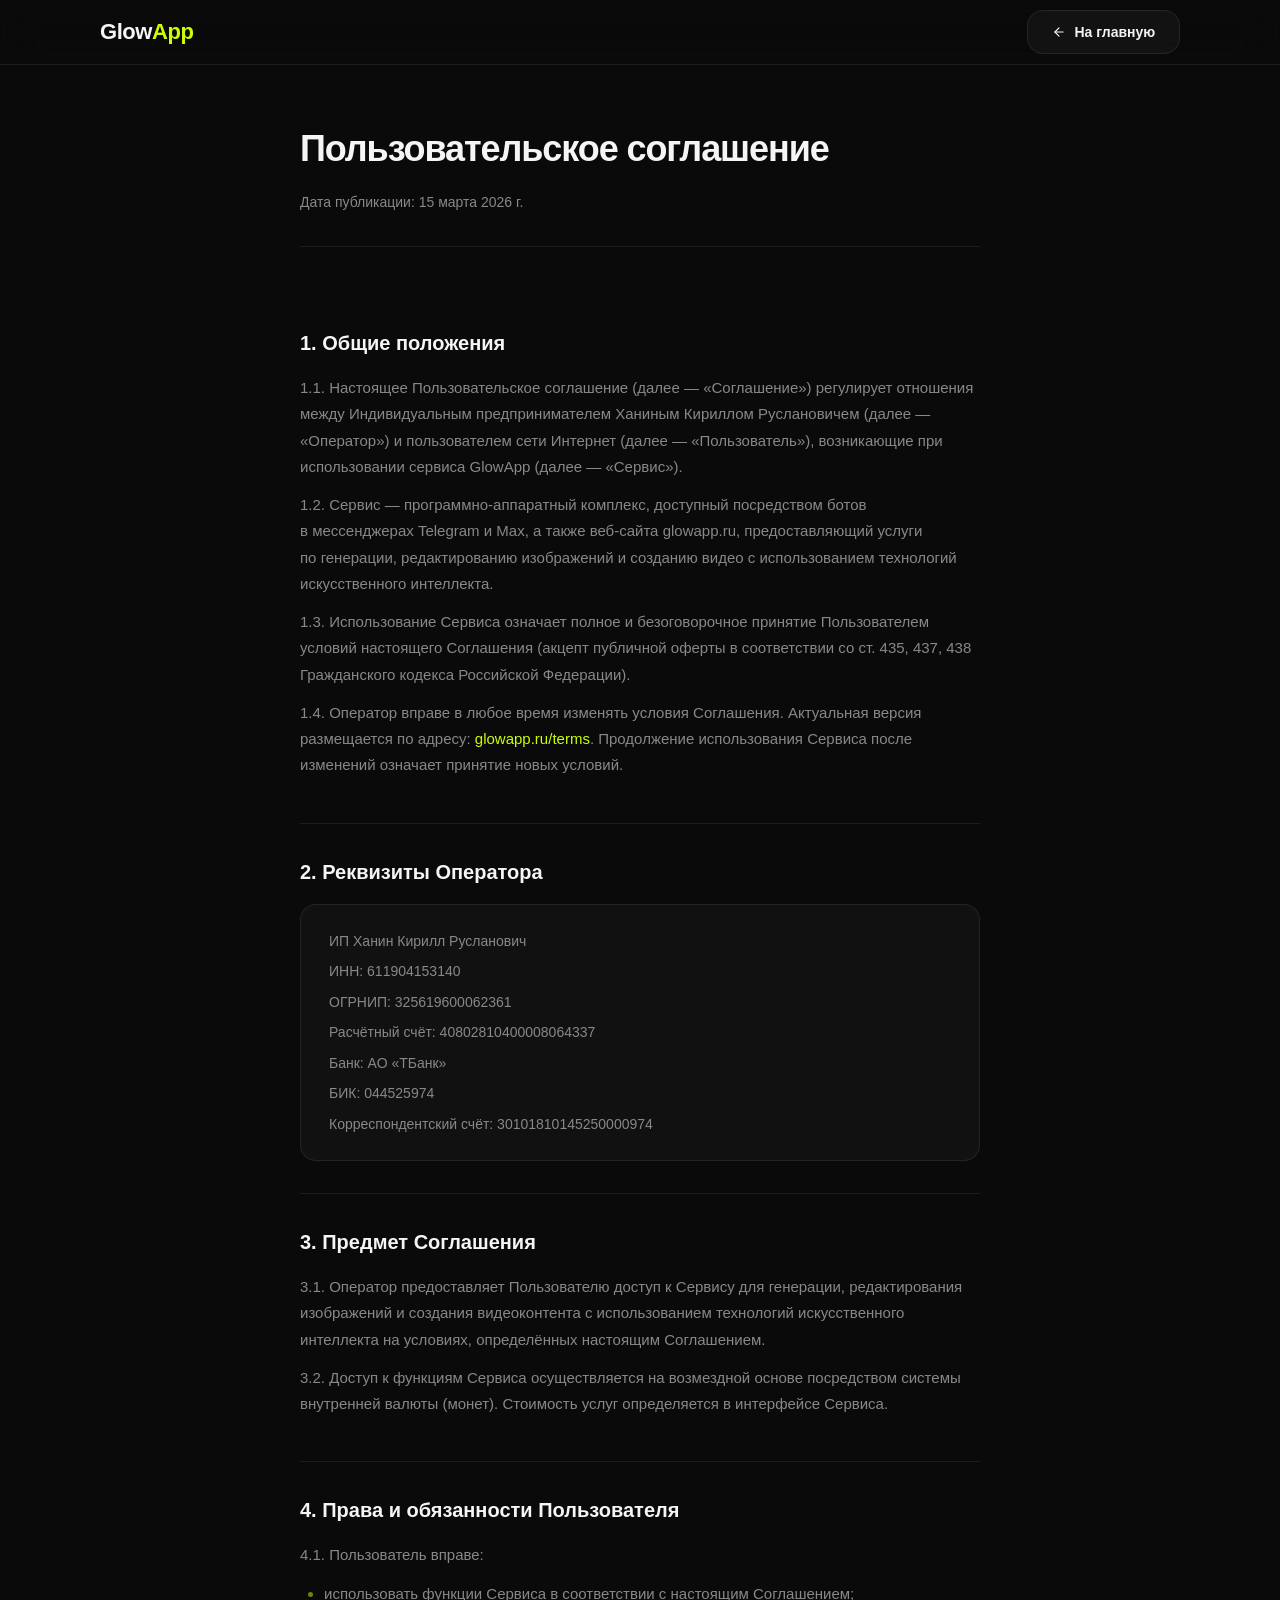
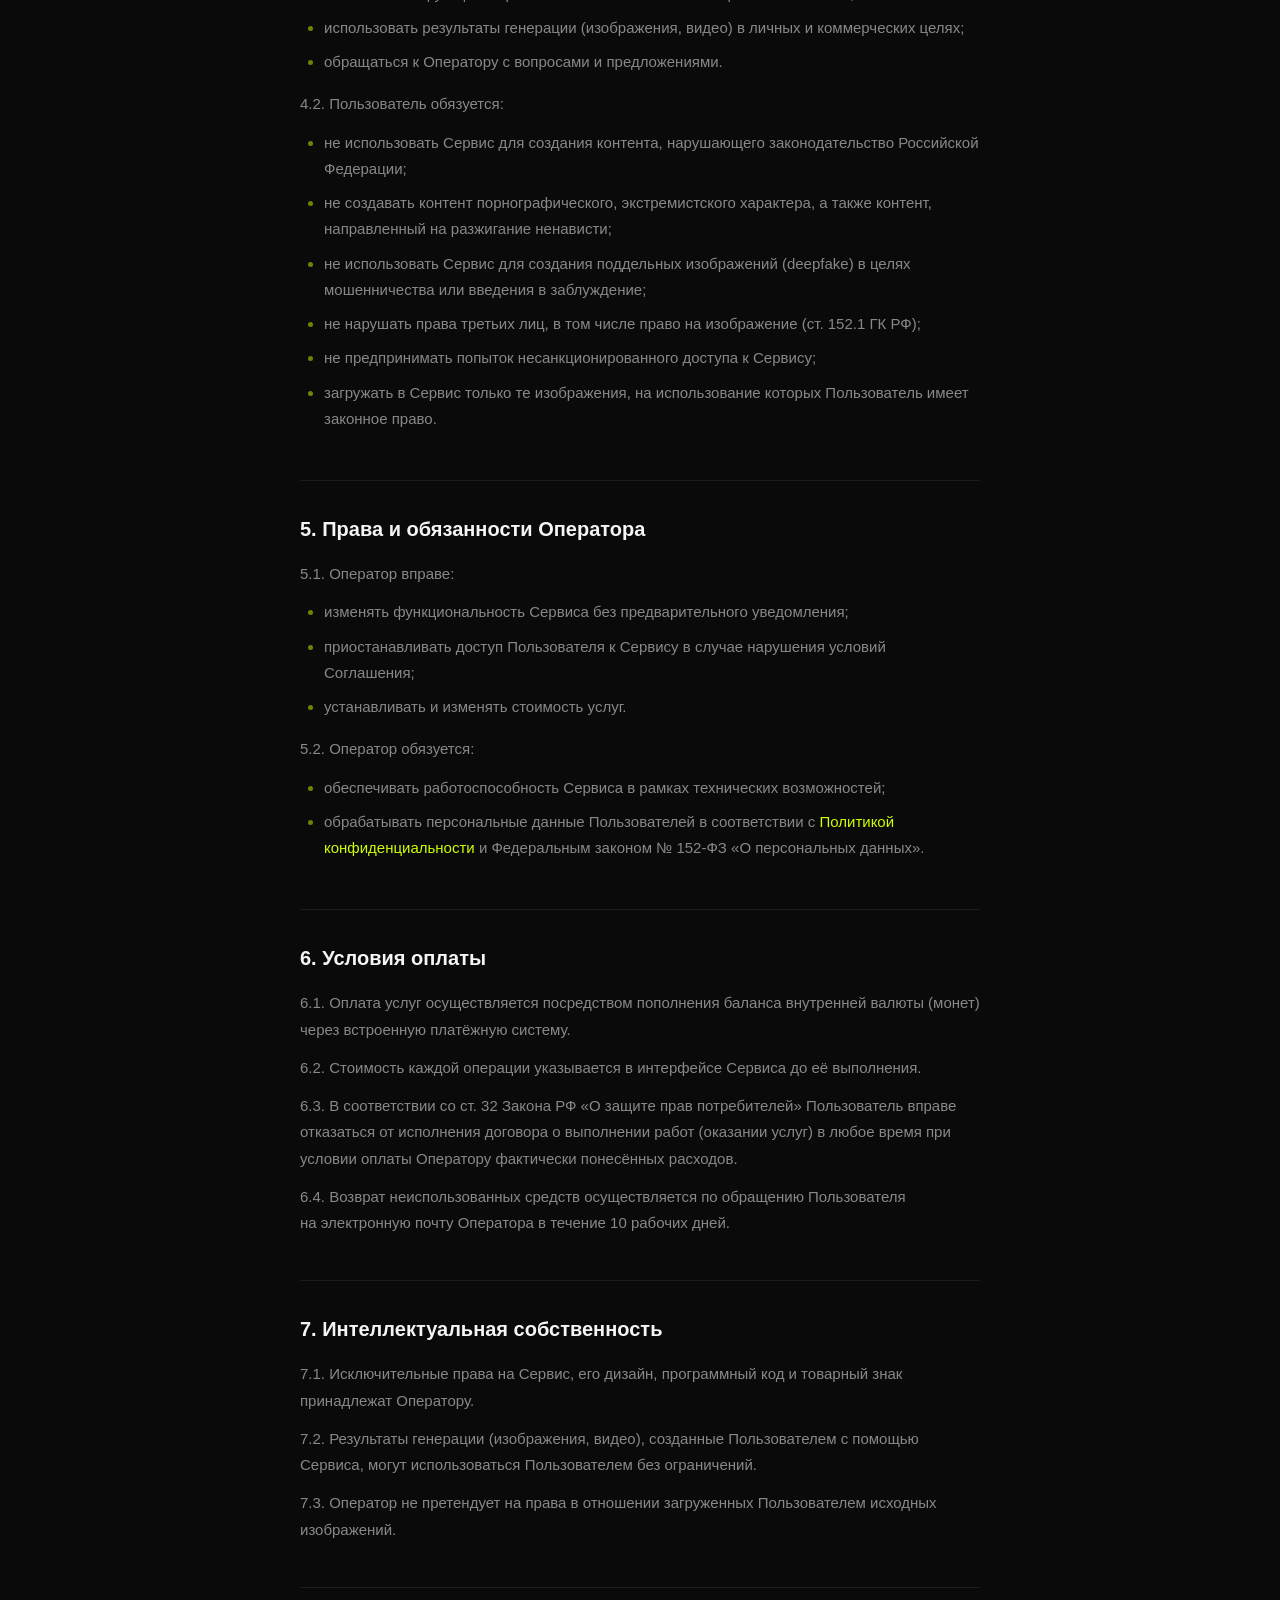
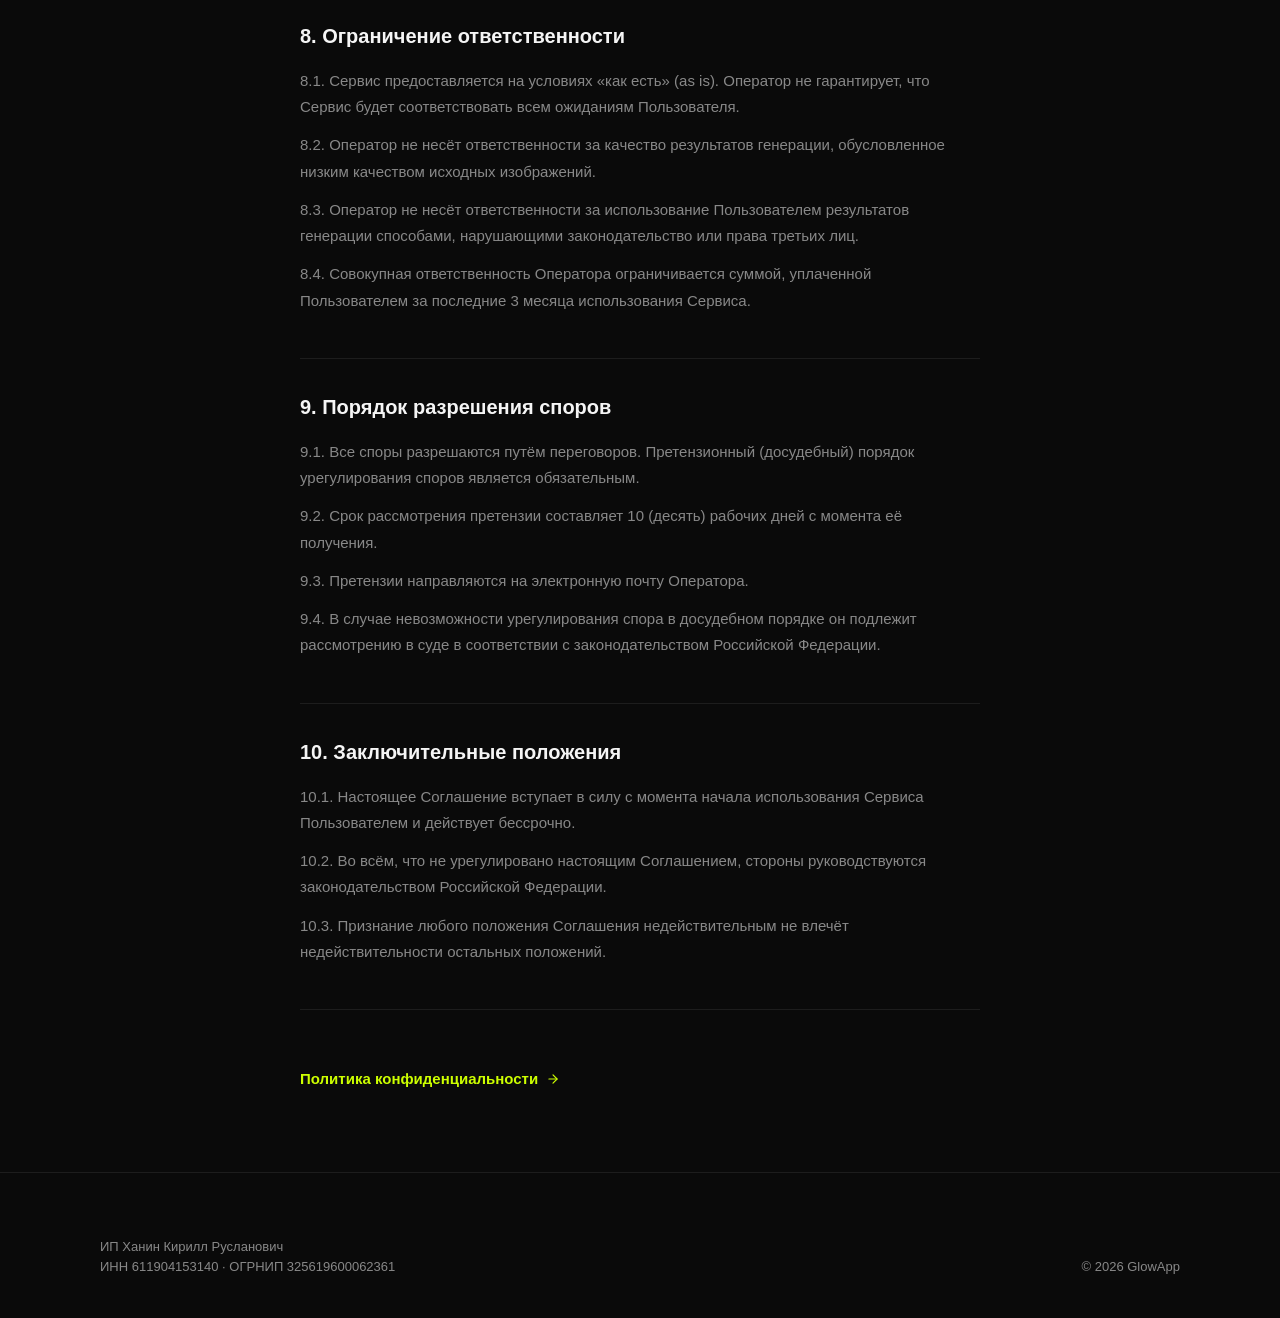
<file: terms/index.html>
<!DOCTYPE html>
<html lang="ru">
<head>
  <meta charset="UTF-8">
  <meta name="viewport" content="width=device-width, initial-scale=1.0">
  <meta name="theme-color" content="#0a0a0a">
  <meta name="description" content="Пользовательское соглашение сервиса GlowApp">
  <title>Пользовательское соглашение — GlowApp</title>
  <link rel="icon" type="image/svg+xml" href="/favicon.svg">
  <link rel="icon" type="image/png" sizes="32x32" href="/favicon-32x32.png">
  <link rel="icon" type="image/png" sizes="16x16" href="/favicon-16x16.png">
  <link rel="shortcut icon" href="/favicon.ico">
  <link rel="apple-touch-icon" sizes="180x180" href="/apple-touch-icon.png">
  <link rel="manifest" href="/site.webmanifest">
  <link rel="stylesheet" href="../css/style.css">
</head>
<body>

  <header class="header header--scrolled">
    <div class="container header__inner">
      <a href="../" class="header__logo">Glow<span>App</span></a>
      <a href="../" class="btn btn--small btn--outline header__cta header__cta--always">
        <svg width="14" height="14" viewBox="0 0 24 24" fill="none" stroke="currentColor" stroke-width="2" stroke-linecap="round" stroke-linejoin="round"><path d="M19 12H5"/><path d="m12 19-7-7 7-7"/></svg>
        На главную
      </a>
    </div>
  </header>

  <main class="legal">
    <div class="container legal__inner">

      <h1>Пользовательское соглашение</h1>
      <p class="legal__date">Дата публикации: 15 марта 2026 г.</p>

      <div class="legal__section">
        <h2>1. Общие положения</h2>
        <p>1.1. Настоящее Пользовательское соглашение (далее&nbsp;— «Соглашение») регулирует отношения между Индивидуальным предпринимателем Ханиным Кириллом Руслановичем (далее&nbsp;— «Оператор») и&nbsp;пользователем сети Интернет (далее&nbsp;— «Пользователь»), возникающие при использовании сервиса GlowApp (далее&nbsp;— «Сервис»).</p>
        <p>1.2. Сервис&nbsp;— программно-аппаратный комплекс, доступный посредством ботов в&nbsp;мессенджерах Telegram и&nbsp;Max, а&nbsp;также веб-сайта glowapp.ru, предоставляющий услуги по&nbsp;генерации, редактированию изображений и&nbsp;созданию видео с&nbsp;использованием технологий искусственного интеллекта.</p>
        <p>1.3. Использование Сервиса означает полное и безоговорочное принятие Пользователем условий настоящего Соглашения (акцепт публичной оферты в&nbsp;соответствии со&nbsp;ст.&nbsp;435, 437, 438 Гражданского кодекса Российской Федерации).</p>
        <p>1.4. Оператор вправе в любое время изменять условия Соглашения. Актуальная версия размещается по&nbsp;адресу: <a href="../terms/">glowapp.ru/terms</a>. Продолжение использования Сервиса после изменений означает принятие новых условий.</p>
      </div>

      <div class="legal__section">
        <h2>2. Реквизиты Оператора</h2>
        <div class="legal__card">
          <p>ИП Ханин Кирилл Русланович</p>
          <p>ИНН: 611904153140</p>
          <p>ОГРНИП: 325619600062361</p>
          <p>Расчётный счёт: 40802810400008064337</p>
          <p>Банк: АО «ТБанк»</p>
          <p>БИК: 044525974</p>
          <p>Корреспондентский счёт: 30101810145250000974</p>
        </div>
      </div>

      <div class="legal__section">
        <h2>3. Предмет Соглашения</h2>
        <p>3.1. Оператор предоставляет Пользователю доступ к&nbsp;Сервису для генерации, редактирования изображений и&nbsp;создания видеоконтента с&nbsp;использованием технологий искусственного интеллекта на&nbsp;условиях, определённых настоящим Соглашением.</p>
        <p>3.2. Доступ к функциям Сервиса осуществляется на&nbsp;возмездной основе посредством системы внутренней валюты (монет). Стоимость услуг определяется в&nbsp;интерфейсе Сервиса.</p>
      </div>

      <div class="legal__section">
        <h2>4. Права и обязанности Пользователя</h2>
        <p>4.1. Пользователь вправе:</p>
        <ul>
          <li>использовать функции Сервиса в соответствии с настоящим Соглашением;</li>
          <li>использовать результаты генерации (изображения, видео) в личных и коммерческих целях;</li>
          <li>обращаться к Оператору с вопросами и предложениями.</li>
        </ul>
        <p>4.2. Пользователь обязуется:</p>
        <ul>
          <li>не использовать Сервис для создания контента, нарушающего законодательство Российской Федерации;</li>
          <li>не создавать контент порнографического, экстремистского характера, а&nbsp;также контент, направленный на разжигание ненависти;</li>
          <li>не использовать Сервис для создания поддельных изображений (deepfake) в&nbsp;целях мошенничества или введения в заблуждение;</li>
          <li>не нарушать права третьих лиц, в том числе право на изображение (ст.&nbsp;152.1 ГК&nbsp;РФ);</li>
          <li>не предпринимать попыток несанкционированного доступа к Сервису;</li>
          <li>загружать в Сервис только те изображения, на использование которых Пользователь имеет законное право.</li>
        </ul>
      </div>

      <div class="legal__section">
        <h2>5. Права и обязанности Оператора</h2>
        <p>5.1. Оператор вправе:</p>
        <ul>
          <li>изменять функциональность Сервиса без предварительного уведомления;</li>
          <li>приостанавливать доступ Пользователя к Сервису в случае нарушения условий Соглашения;</li>
          <li>устанавливать и изменять стоимость услуг.</li>
        </ul>
        <p>5.2. Оператор обязуется:</p>
        <ul>
          <li>обеспечивать работоспособность Сервиса в рамках технических возможностей;</li>
          <li>обрабатывать персональные данные Пользователей в&nbsp;соответствии с&nbsp;<a href="../privacy/">Политикой конфиденциальности</a> и&nbsp;Федеральным законом №&nbsp;152-ФЗ «О&nbsp;персональных данных».</li>
        </ul>
      </div>

      <div class="legal__section">
        <h2>6. Условия оплаты</h2>
        <p>6.1. Оплата услуг осуществляется посредством пополнения баланса внутренней валюты (монет) через встроенную платёжную систему.</p>
        <p>6.2. Стоимость каждой операции указывается в интерфейсе Сервиса до её выполнения.</p>
        <p>6.3. В&nbsp;соответствии со&nbsp;ст.&nbsp;32 Закона РФ «О&nbsp;защите прав потребителей» Пользователь вправе отказаться от&nbsp;исполнения договора о&nbsp;выполнении работ (оказании услуг) в&nbsp;любое время при условии оплаты Оператору фактически понесённых расходов.</p>
        <p>6.4. Возврат неиспользованных средств осуществляется по&nbsp;обращению Пользователя на&nbsp;электронную почту Оператора в&nbsp;течение 10&nbsp;рабочих дней.</p>
      </div>

      <div class="legal__section">
        <h2>7. Интеллектуальная собственность</h2>
        <p>7.1. Исключительные права на Сервис, его дизайн, программный код и товарный знак принадлежат Оператору.</p>
        <p>7.2. Результаты генерации (изображения, видео), созданные Пользователем с помощью Сервиса, могут использоваться Пользователем без ограничений.</p>
        <p>7.3. Оператор не претендует на права в отношении загруженных Пользователем исходных изображений.</p>
      </div>

      <div class="legal__section">
        <h2>8. Ограничение ответственности</h2>
        <p>8.1. Сервис предоставляется на условиях «как есть» (as&nbsp;is). Оператор не&nbsp;гарантирует, что Сервис будет соответствовать всем ожиданиям Пользователя.</p>
        <p>8.2. Оператор не несёт ответственности за качество результатов генерации, обусловленное низким качеством исходных изображений.</p>
        <p>8.3. Оператор не несёт ответственности за использование Пользователем результатов генерации способами, нарушающими законодательство или&nbsp;права третьих лиц.</p>
        <p>8.4. Совокупная ответственность Оператора ограничивается суммой, уплаченной Пользователем за&nbsp;последние 3&nbsp;месяца использования Сервиса.</p>
      </div>

      <div class="legal__section">
        <h2>9. Порядок разрешения споров</h2>
        <p>9.1. Все споры разрешаются путём переговоров. Претензионный (досудебный) порядок урегулирования споров является обязательным.</p>
        <p>9.2. Срок рассмотрения претензии составляет 10&nbsp;(десять) рабочих дней с&nbsp;момента её получения.</p>
        <p>9.3. Претензии направляются на электронную почту Оператора.</p>
        <p>9.4. В&nbsp;случае невозможности урегулирования спора в&nbsp;досудебном порядке он&nbsp;подлежит рассмотрению в&nbsp;суде в&nbsp;соответствии с&nbsp;законодательством Российской Федерации.</p>
      </div>

      <div class="legal__section">
        <h2>10. Заключительные положения</h2>
        <p>10.1. Настоящее Соглашение вступает в силу с момента начала использования Сервиса Пользователем и действует бессрочно.</p>
        <p>10.2. Во&nbsp;всём, что не&nbsp;урегулировано настоящим Соглашением, стороны руководствуются законодательством Российской Федерации.</p>
        <p>10.3. Признание любого положения Соглашения недействительным не влечёт недействительности остальных положений.</p>
      </div>

      <div class="legal__nav">
        <a href="../privacy/" class="legal__nav-link">Политика конфиденциальности <svg width="14" height="14" viewBox="0 0 24 24" fill="none" stroke="currentColor" stroke-width="2" stroke-linecap="round" stroke-linejoin="round"><path d="M5 12h14"/><path d="m12 5 7 7-7 7"/></svg></a>
      </div>

    </div>
  </main>

  <footer class="footer">
    <div class="container">
      <div class="footer__bottom footer__bottom--flat">
        <div class="footer__legal">
          <p>ИП Ханин Кирилл Русланович</p>
          <p>ИНН 611904153140 &middot; ОГРНИП 325619600062361</p>
        </div>
        <p class="footer__copy">&copy; <span id="year"></span> GlowApp</p>
      </div>
    </div>
  </footer>

  <script>document.getElementById('year').textContent = new Date().getFullYear();</script>
</body>
</html>
</file>
<file: css/style.css>
/* ========================================
   GlowApp Landing — Style
   ======================================== */

/* --- Custom Properties --- */
:root {
  --color-bg: #0a0a0a;
  --color-bg-card: #111;
  --color-bg-elevated: #161616;
  --color-text: #f5f5f5;
  --color-text-secondary: #888;
  --color-accent: #CDFF00;
  --color-accent-hover: #e0ff4d;
  --color-accent-dim: rgba(205, 255, 0, 0.08);
  --color-glow: rgba(255, 255, 255, 0.04);
  --color-glow-hover: rgba(255, 255, 255, 0.06);
  --color-border: rgba(255, 255, 255, 0.08);
  --font-main: -apple-system, BlinkMacSystemFont, 'Segoe UI', Roboto, Helvetica, Arial, sans-serif;
  --radius: 16px;
  --radius-sm: 10px;
  --transition: 0.35s cubic-bezier(0.4, 0, 0.2, 1);
  --container: 1120px;
  --gap: 20px;
}

/* ========================================
   LOADING SCREEN
   ======================================== */
.loader {
  position: fixed;
  inset: 0;
  z-index: 10000;
  background: var(--color-bg);
  display: flex;
  align-items: center;
  justify-content: center;
  transition: opacity 0.4s ease, visibility 0.4s ease;
}

.loader--hidden {
  opacity: 0;
  visibility: hidden;
  pointer-events: none;
}

.loader__logo {
  text-align: center;
}

.loader__text {
  font-size: 28px;
  font-weight: 700;
  letter-spacing: -0.02em;
  color: var(--color-text);
}

.loader__text--accent {
  color: var(--color-accent);
}

.loader__bar {
  width: 120px;
  height: 2px;
  background: rgba(255, 255, 255, 0.08);
  border-radius: 2px;
  margin: 20px auto 0;
  overflow: hidden;
}

.loader__progress {
  height: 100%;
  width: 0;
  background: var(--color-accent);
  border-radius: 2px;
  animation: loader-fill 0.6s cubic-bezier(0.4, 0, 0.2, 1) forwards;
}

@keyframes loader-fill {
  0% { width: 0; }
  100% { width: 100%; }
}

/* ========================================
   CUSTOM CURSOR (desktop only)
   ======================================== */
.cursor {
  position: fixed;
  top: 0;
  left: 0;
  width: 8px;
  height: 8px;
  background: #fff;
  border-radius: 50%;
  pointer-events: none;
  z-index: 9999;
  transform: translate(-50%, -50%);
  transition: width 0.25s ease, height 0.25s ease, opacity 0.25s ease;
  mix-blend-mode: difference;
  opacity: 0;
}

.cursor--trail {
  width: 32px;
  height: 32px;
  background: transparent;
  border: 1px solid rgba(255, 255, 255, 0.25);
  mix-blend-mode: normal;
  transition: width 0.35s ease, height 0.35s ease, opacity 0.35s ease, border-color 0.35s ease;
}

.cursor--hover {
  width: 44px;
  height: 44px;
}

.cursor--hover.cursor--trail {
  width: 52px;
  height: 52px;
  border-color: rgba(255, 255, 255, 0.4);
}

/* Hide on touch / mobile */
@media (hover: none), (max-width: 768px) {
  .cursor { display: none !important; }
}

/* --- Reset --- */
*, *::before, *::after {
  margin: 0;
  padding: 0;
  box-sizing: border-box;
}

html {
  scroll-behavior: smooth;
  -webkit-text-size-adjust: 100%;
}

body {
  font-family: var(--font-main);
  background: var(--color-bg);
  color: var(--color-text);
  line-height: 1.6;
  -webkit-font-smoothing: antialiased;
  -moz-osx-font-smoothing: grayscale;
  overflow-x: hidden;
}

/* Hide default cursor on desktop when custom is active */
@media (hover: hover) and (min-width: 769px) {
  body.cursor-ready,
  body.cursor-ready * {
    cursor: none !important;
  }
}

a {
  color: inherit;
  text-decoration: none;
}

img {
  max-width: 100%;
  height: auto;
  display: block;
}

/* --- Container --- */
.container {
  max-width: var(--container);
  margin: 0 auto;
  padding: 0 20px;
}

/* --- Gradient Text Utility --- */
.text-gradient {
  background: linear-gradient(135deg, var(--color-accent) 0%, #fff 50%, var(--color-accent) 100%);
  background-size: 200% 200%;
  -webkit-background-clip: text;
  background-clip: text;
  -webkit-text-fill-color: transparent;
  animation: shimmer-gradient 8s ease-in-out infinite;
}

@keyframes shimmer-gradient {
  0%, 100% { background-position: 0% 50%; }
  50% { background-position: 100% 50%; }
}

/* --- Buttons --- */
.btn {
  display: inline-flex;
  align-items: center;
  gap: 8px;
  padding: 14px 32px;
  border-radius: var(--radius);
  font-size: 16px;
  font-weight: 600;
  cursor: pointer;
  transition: all var(--transition);
  border: none;
  white-space: nowrap;
  position: relative;
}

.btn--accent {
  background: var(--color-accent);
  color: #0a0a0a;
}

.btn--accent:hover {
  background: var(--color-accent-hover);
  transform: translateY(-2px);
  box-shadow: 0 4px 20px rgba(205, 255, 0, 0.2);
}

.btn--glow {
  box-shadow: 0 0 20px rgba(205, 255, 0, 0.15);
}

.btn--glow:hover {
  box-shadow: 0 4px 24px rgba(205, 255, 0, 0.25);
}

.btn--outline {
  background: rgba(255, 255, 255, 0.04);
  color: var(--color-text);
  border: 1.5px solid var(--color-border);
  backdrop-filter: blur(8px);
}

.btn--outline:hover {
  background: rgba(255, 255, 255, 0.08);
  border-color: rgba(255, 255, 255, 0.2);
  transform: translateY(-2px);
}

.btn--lg {
  padding: 16px 40px;
  font-size: 17px;
  border-radius: 14px;
}

.btn--small {
  padding: 10px 24px;
  font-size: 14px;
}

/* --- Header --- */
.header {
  position: fixed;
  top: 0;
  left: 0;
  right: 0;
  z-index: 100;
  background: rgba(10, 10, 10, 0.8);
  backdrop-filter: blur(24px) saturate(180%);
  -webkit-backdrop-filter: blur(24px) saturate(180%);
  border-bottom: 1px solid transparent;
  transition: border-color var(--transition);
}

.header--scrolled {
  border-bottom-color: var(--color-border);
}

.header__inner {
  display: flex;
  align-items: center;
  justify-content: space-between;
  height: 64px;
}

.header__logo {
  font-size: 22px;
  font-weight: 700;
  letter-spacing: -0.02em;
}

.header__logo span {
  color: var(--color-accent);
}

.header__nav {
  display: flex;
  gap: 32px;
}

.header__link {
  font-size: 14px;
  color: var(--color-text-secondary);
  transition: color var(--transition);
  position: relative;
}

.header__link:hover {
  color: var(--color-text);
}

.header__cta {
  display: none;
}

.header__burger {
  display: none;
  flex-direction: column;
  gap: 5px;
  background: none;
  border: none;
  cursor: pointer;
  padding: 4px;
}

.header__burger span {
  display: block;
  width: 22px;
  height: 2px;
  background: var(--color-text);
  border-radius: 2px;
  transition: all var(--transition);
}

/* ========================================
   HERO — Animated Gradient Mesh
   ======================================== */
.hero {
  min-height: 100vh;
  display: flex;
  align-items: center;
  padding-top: 64px;
  position: relative;
  overflow: hidden;
}

/* Gradient orbs — Stripe/Linear style */
.hero__glow {
  position: absolute;
  inset: 0;
  overflow: hidden;
  pointer-events: none;
}

.hero__orb {
  position: absolute;
  border-radius: 50%;
  filter: blur(120px);
  will-change: transform;
}

.hero__orb--1 {
  width: 600px;
  height: 600px;
  background: radial-gradient(circle, rgba(255, 255, 255, 0.04) 0%, transparent 70%);
  top: -10%;
  left: 50%;
  transform: translateX(-50%);
  animation: orb-float-1 12s ease-in-out infinite;
}

.hero__orb--2 {
  width: 400px;
  height: 400px;
  background: radial-gradient(circle, rgba(255, 255, 255, 0.025) 0%, transparent 70%);
  bottom: 10%;
  left: 15%;
  animation: orb-float-2 15s ease-in-out infinite;
}

.hero__orb--3 {
  width: 350px;
  height: 350px;
  background: radial-gradient(circle, rgba(255, 255, 255, 0.02) 0%, transparent 70%);
  top: 30%;
  right: 10%;
  animation: orb-float-3 18s ease-in-out infinite;
}

@keyframes orb-float-1 {
  0%, 100% { transform: translateX(-50%) translateY(0) scale(1); }
  33% { transform: translateX(-40%) translateY(30px) scale(1.05); }
  66% { transform: translateX(-60%) translateY(-20px) scale(0.95); }
}

@keyframes orb-float-2 {
  0%, 100% { transform: translateY(0) translateX(0); }
  50% { transform: translateY(-40px) translateX(30px); }
}

@keyframes orb-float-3 {
  0%, 100% { transform: translateY(0) translateX(0) scale(1); }
  50% { transform: translateY(30px) translateX(-20px) scale(1.1); }
}

/* Film grain overlay for premium texture */
.hero__grain {
  position: absolute;
  inset: 0;
  pointer-events: none;
  opacity: 0.03;
  background-image: url("data:image/svg+xml,%3Csvg viewBox='0 0 256 256' xmlns='http://www.w3.org/2000/svg'%3E%3Cfilter id='noise'%3E%3CfeTurbulence type='fractalNoise' baseFrequency='0.9' numOctaves='4' stitchTiles='stitch'/%3E%3C/filter%3E%3Crect width='100%25' height='100%25' filter='url(%23noise)'/%3E%3C/svg%3E");
  background-repeat: repeat;
  background-size: 256px;
}

/* Mouse-follow glow — Stripe-style interactive light */
.hero__mouse-glow {
  position: absolute;
  width: 500px;
  height: 500px;
  border-radius: 50%;
  background: radial-gradient(circle, rgba(255, 255, 255, 0.045) 0%, transparent 60%);
  pointer-events: none;
  transform: translate(-50%, -50%);
  opacity: 0;
  transition: opacity 0.4s ease;
  z-index: 1;
  filter: blur(60px);
}

/* Hero content */
.hero__inner {
  text-align: center;
  max-width: 760px;
  margin: 0 auto;
  padding: 80px 0 120px;
  position: relative;
  z-index: 2;
}

/* Badge with live dot */
.hero__badge {
  display: inline-flex;
  align-items: center;
  gap: 8px;
  padding: 8px 20px;
  border-radius: 100px;
  background: var(--color-accent-dim);
  border: 1px solid rgba(255, 255, 255, 0.08);
  color: var(--color-accent);
  font-size: 14px;
  font-weight: 600;
  letter-spacing: 0.02em;
  margin-bottom: 32px;
}

.hero__badge-dot {
  width: 6px;
  height: 6px;
  border-radius: 50%;
  background: var(--color-accent);
  animation: pulse-dot 2s ease-in-out infinite;
}

@keyframes pulse-dot {
  0%, 100% { opacity: 1; box-shadow: 0 0 0 0 rgba(205, 255, 0, 0.4); }
  50% { opacity: 0.7; box-shadow: 0 0 0 6px rgba(205, 255, 0, 0); }
}

.hero__title {
  font-size: 60px;
  font-weight: 700;
  letter-spacing: -0.035em;
  line-height: 1.06;
  margin-bottom: 24px;
}

.hero__subtitle {
  font-size: 19px;
  line-height: 1.65;
  color: var(--color-text-secondary);
  max-width: 540px;
  margin: 0 auto 48px;
}

.hero__actions {
  display: flex;
  gap: 16px;
  justify-content: center;
  flex-wrap: wrap;
}

/* Hero entrance animation */
.hero-enter {
  opacity: 0;
  transform: translateY(32px);
  animation: hero-rise 0.9s cubic-bezier(0.16, 1, 0.3, 1) forwards;
}

.hero-enter:nth-child(1) { animation-delay: 0.1s; }
.hero-enter:nth-child(2) { animation-delay: 0.25s; }
.hero-enter:nth-child(3) { animation-delay: 0.4s; }

/* Badge is first child, has its own timing */
.hero__badge {
  opacity: 0;
  animation: hero-rise 0.9s cubic-bezier(0.16, 1, 0.3, 1) 0.05s forwards;
}

@keyframes hero-rise {
  from {
    opacity: 0;
    transform: translateY(32px);
  }
  to {
    opacity: 1;
    transform: translateY(0);
  }
}

/* ========================================
   MARQUEE — infinite scrolling ticker
   ======================================== */
.marquee {
  border-top: 1px solid var(--color-border);
  border-bottom: 1px solid var(--color-border);
  padding: 20px 0;
  overflow: hidden;
  position: relative;
  background: var(--color-bg);
}

/* Fade edges */
.marquee::before,
.marquee::after {
  content: '';
  position: absolute;
  top: 0;
  bottom: 0;
  width: 120px;
  z-index: 2;
  pointer-events: none;
}

.marquee::before {
  left: 0;
  background: linear-gradient(90deg, var(--color-bg) 0%, transparent 100%);
}

.marquee::after {
  right: 0;
  background: linear-gradient(270deg, var(--color-bg) 0%, transparent 100%);
}

.marquee__track {
  display: flex;
  align-items: center;
  gap: 0;
  width: max-content;
  animation: marquee-scroll 30s linear infinite;
}

.marquee__item {
  font-size: 15px;
  font-weight: 600;
  letter-spacing: 0.02em;
  color: var(--color-text-secondary);
  white-space: nowrap;
  text-transform: uppercase;
}

.marquee__sep {
  width: 4px;
  height: 4px;
  border-radius: 50%;
  background: rgba(255, 255, 255, 0.2);
  margin: 0 28px;
  flex-shrink: 0;
}

@keyframes marquee-scroll {
  0% { transform: translateX(0); }
  100% { transform: translateX(-50%); }
}

/* --- Sections --- */
.section {
  padding: 140px 0;
  position: relative;
}

.section--dark {
  background: var(--color-bg-card);
}

.section__title {
  font-size: 42px;
  font-weight: 700;
  letter-spacing: -0.03em;
  line-height: 1.12;
  text-align: center;
  margin-bottom: 16px;
}

.section__subtitle {
  text-align: center;
  color: var(--color-text-secondary);
  font-size: 18px;
  max-width: 520px;
  margin: 0 auto 72px;
  line-height: 1.6;
}

/* --- Steps --- */
.steps {
  display: grid;
  grid-template-columns: repeat(3, 1fr);
  gap: var(--gap);
}

.step {
  padding: 44px 32px;
  border-radius: var(--radius);
  background: var(--color-bg-card);
  border: 1px solid var(--color-border);
  transition: all var(--transition);
  position: relative;
  overflow: hidden;
}

.step::before {
  content: '';
  position: absolute;
  inset: 0;
  border-radius: var(--radius);
  background: radial-gradient(circle at 50% 0%, var(--color-glow-hover) 0%, transparent 60%);
  opacity: 0;
  transition: opacity 0.5s ease;
  pointer-events: none;
}

.step:hover {
  border-color: rgba(255, 255, 255, 0.15);
  transform: translateY(-4px);
}

.step:hover::before {
  opacity: 1;
}

.step__number {
  font-size: 52px;
  font-weight: 800;
  color: var(--color-accent);
  letter-spacing: -0.04em;
  line-height: 1;
  margin-bottom: 20px;
  opacity: 0.9;
}

.step__title {
  font-size: 20px;
  font-weight: 600;
  margin-bottom: 12px;
}

.step__text {
  color: var(--color-text-secondary);
  font-size: 15px;
  line-height: 1.65;
}

/* --- Features --- */
.features {
  display: grid;
  grid-template-columns: repeat(2, 1fr);
  gap: var(--gap);
}

.feature {
  padding: 44px 32px;
  border-radius: var(--radius);
  background: var(--color-bg-elevated);
  border: 1px solid var(--color-border);
  transition: all var(--transition);
  position: relative;
  overflow: hidden;
}

.feature::before {
  content: '';
  position: absolute;
  inset: 0;
  border-radius: var(--radius);
  background: radial-gradient(circle at 30% 0%, var(--color-glow-hover) 0%, transparent 50%);
  opacity: 0;
  transition: opacity 0.5s ease;
  pointer-events: none;
}

.feature:hover {
  border-color: rgba(255, 255, 255, 0.15);
  transform: translateY(-4px);
}

.feature:hover::before {
  opacity: 1;
}

.feature__icon {
  width: 52px;
  height: 52px;
  border-radius: var(--radius-sm);
  background: var(--color-accent-dim);
  color: var(--color-accent);
  display: flex;
  align-items: center;
  justify-content: center;
  font-size: 22px;
  margin-bottom: 24px;
  position: relative;
  z-index: 1;
}

.feature__title {
  font-size: 21px;
  font-weight: 600;
  margin-bottom: 12px;
  position: relative;
  z-index: 1;
}

.feature__text {
  color: var(--color-text-secondary);
  font-size: 15px;
  line-height: 1.65;
  position: relative;
  z-index: 1;
}

/* --- Advantages --- */
.advantages {
  display: grid;
  grid-template-columns: repeat(4, 1fr);
  gap: var(--gap);
}

.advantage {
  text-align: center;
  padding: 48px 24px;
  border-radius: var(--radius);
  transition: background var(--transition);
}

.advantage:hover {
  background: rgba(255, 255, 255, 0.03);
}

.advantage__accent {
  width: 40px;
  height: 3px;
  background: var(--color-accent);
  border-radius: 2px;
  margin: 0 auto 28px;
  box-shadow: none;
}

.advantage__title {
  font-size: 24px;
  font-weight: 700;
  margin-bottom: 12px;
  letter-spacing: -0.02em;
}

.advantage__text {
  color: var(--color-text-secondary);
  font-size: 15px;
  line-height: 1.65;
}

/* --- CTA Section --- */
.section--cta {
  padding: 160px 0;
  text-align: center;
  position: relative;
  overflow: hidden;
  background: var(--color-bg);
}

.section--cta::before {
  content: '';
  position: absolute;
  width: 800px;
  height: 800px;
  border-radius: 50%;
  background: radial-gradient(circle, rgba(255, 255, 255, 0.035) 0%, transparent 60%);
  top: 50%;
  left: 50%;
  transform: translate(-50%, -50%);
  filter: blur(80px);
  pointer-events: none;
  animation: cta-pulse 8s ease-in-out infinite;
}

@keyframes cta-pulse {
  0%, 100% { transform: translate(-50%, -50%) scale(1); opacity: 1; }
  50% { transform: translate(-50%, -50%) scale(1.15); opacity: 0.7; }
}

.cta__inner {
  position: relative;
  z-index: 2;
}

.cta__title {
  font-size: 48px;
  font-weight: 700;
  letter-spacing: -0.03em;
  line-height: 1.1;
  margin-bottom: 16px;
}

.cta__text {
  color: var(--color-text-secondary);
  font-size: 18px;
  max-width: 480px;
  margin: 0 auto 48px;
  line-height: 1.6;
}

/* --- Footer --- */
.footer {
  border-top: 1px solid var(--color-border);
  padding: 64px 0 40px;
}

.footer__top {
  display: flex;
  justify-content: space-between;
  gap: 48px;
  margin-bottom: 48px;
}

.footer__tagline {
  color: var(--color-text-secondary);
  font-size: 14px;
  margin-top: 12px;
}

.footer__links {
  display: flex;
  gap: 64px;
}

.footer__col {
  display: flex;
  flex-direction: column;
  gap: 10px;
}

.footer__heading {
  font-size: 13px;
  font-weight: 600;
  text-transform: uppercase;
  letter-spacing: 0.08em;
  color: var(--color-text-secondary);
  margin-bottom: 4px;
}

.footer__link {
  font-size: 14px;
  color: var(--color-text-secondary);
  transition: color var(--transition);
}

.footer__link:hover {
  color: var(--color-text);
}

.footer__bottom {
  display: flex;
  justify-content: space-between;
  align-items: flex-end;
  padding-top: 32px;
  border-top: 1px solid var(--color-border);
}

.footer__legal p {
  font-size: 13px;
  color: var(--color-text-secondary);
  line-height: 1.6;
}

.footer__copy {
  font-size: 13px;
  color: var(--color-text-secondary);
}

/* ========================================
   ANIMATIONS — Fade-in with stagger
   ======================================== */
.fade-in {
  opacity: 0;
  transform: translateY(28px);
  transition:
    opacity 0.7s cubic-bezier(0.16, 1, 0.3, 1),
    transform 0.7s cubic-bezier(0.16, 1, 0.3, 1);
  transition-delay: calc(var(--delay, 0) * 0.12s);
}

.fade-in.visible {
  opacity: 1;
  transform: translateY(0);
}

/* --- Mobile nav overlay --- */
.nav-open .header__nav {
  display: flex;
}

/* ========================================
   RESPONSIVE
   ======================================== */

/* Tablet */
@media (max-width: 1024px) {
  .hero__title {
    font-size: 48px;
  }

  .section__title {
    font-size: 34px;
  }

  .cta__title {
    font-size: 38px;
  }

  .advantages {
    grid-template-columns: repeat(2, 1fr);
  }

  .footer__links {
    gap: 40px;
  }

  .hero__orb--1 { width: 400px; height: 400px; }
  .hero__orb--2 { width: 280px; height: 280px; }
  .hero__orb--3 { width: 240px; height: 240px; }
}

/* Mobile */
@media (max-width: 768px) {
  .container {
    padding: 0 16px;
  }

  /* Header */
  .header__nav {
    display: none;
    position: fixed;
    top: 64px;
    left: 0;
    right: 0;
    bottom: 0;
    background: rgba(10, 10, 10, 0.97);
    backdrop-filter: blur(24px);
    -webkit-backdrop-filter: blur(24px);
    flex-direction: column;
    align-items: center;
    justify-content: center;
    gap: 40px;
  }

  .header__nav .header__link {
    font-size: 24px;
    color: var(--color-text);
  }

  .header__burger {
    display: flex;
  }

  .header__cta {
    display: none;
  }

  /* Burger animation */
  .nav-open .header__burger span:nth-child(1) {
    transform: rotate(45deg) translate(5px, 5px);
  }
  .nav-open .header__burger span:nth-child(2) {
    opacity: 0;
  }
  .nav-open .header__burger span:nth-child(3) {
    transform: rotate(-45deg) translate(5px, -5px);
  }

  /* Hero */
  .hero__inner {
    padding: 60px 0 80px;
  }

  .hero__title {
    font-size: 38px;
  }

  .hero__subtitle {
    font-size: 16px;
    margin-bottom: 36px;
  }

  .hero__actions {
    flex-direction: column;
    align-items: center;
  }

  .btn--lg {
    width: 100%;
    justify-content: center;
    max-width: 320px;
  }

  .hero__orb--1 { width: 300px; height: 300px; filter: blur(80px); }
  .hero__orb--2 { width: 200px; height: 200px; filter: blur(60px); }
  .hero__orb--3 { display: none; }

  /* Sections */
  .section {
    padding: 80px 0;
  }

  .section__title {
    font-size: 28px;
  }

  .section__subtitle {
    font-size: 16px;
    margin-bottom: 40px;
  }

  .steps {
    grid-template-columns: 1fr;
  }

  .features {
    grid-template-columns: 1fr;
  }

  .advantages {
    grid-template-columns: 1fr;
    gap: 0;
  }

  .advantage {
    padding: 32px 24px;
  }

  /* CTA */
  .section--cta {
    padding: 80px 0;
  }

  .cta__title {
    font-size: 30px;
  }

  .cta__text {
    font-size: 16px;
  }

  .section--cta::before {
    width: 400px;
    height: 400px;
  }

  /* Footer */
  .footer__top {
    flex-direction: column;
    gap: 32px;
  }

  .footer__links {
    flex-direction: column;
    gap: 32px;
  }

  .footer__bottom {
    flex-direction: column;
    align-items: flex-start;
    gap: 12px;
  }
}

/* Desktop header CTA visible */
@media (min-width: 769px) {
  .header__cta {
    display: inline-flex;
  }
}

/* --- Reduced motion --- */
@media (prefers-reduced-motion: reduce) {
  *, *::before, *::after {
    animation-duration: 0.01ms !important;
    animation-iteration-count: 1 !important;
    transition-duration: 0.01ms !important;
    scroll-behavior: auto !important;
  }

  .fade-in,
  .hero-enter,
  .hero__badge {
    opacity: 1;
    transform: none;
  }

  .hero__orb {
    animation: none;
  }

  .marquee__track {
    animation: none;
  }
}

/* ========================================
   Legal pages (terms, privacy)
   ======================================== */

/* Header CTA always visible on legal pages */
.header__cta--always {
  display: inline-flex !important;
}

/* Footer without top border (legal pages) */
.footer__bottom--flat {
  border-top: none;
  padding-top: 0;
}

.legal {
  padding: 120px 0 80px;
}

.legal__inner {
  max-width: 720px;
  margin: 0 auto;
}

.legal h1 {
  font-size: 36px;
  font-weight: 700;
  letter-spacing: -0.03em;
  margin-bottom: 12px;
}

.legal .legal__date {
  color: var(--color-text-secondary);
  font-size: 14px;
  margin-bottom: 48px;
  padding-bottom: 32px;
  border-bottom: 1px solid var(--color-border);
}

.legal__section {
  padding: 32px 0;
  border-bottom: 1px solid var(--color-border);
}

.legal__section:last-of-type {
  border-bottom: none;
}

.legal h2 {
  font-size: 20px;
  font-weight: 600;
  margin-bottom: 16px;
  color: var(--color-text);
}

.legal h3 {
  font-size: 17px;
  font-weight: 600;
  margin-top: 24px;
  margin-bottom: 12px;
}

.legal p,
.legal li {
  color: var(--color-text-secondary);
  font-size: 15px;
  line-height: 1.75;
  margin-bottom: 12px;
}

.legal ul,
.legal ol {
  padding-left: 24px;
  margin-bottom: 16px;
}

.legal li {
  margin-bottom: 8px;
}

.legal li::marker {
  color: rgba(205, 255, 0, 0.5);
}

.legal a {
  color: var(--color-accent);
  transition: opacity var(--transition);
}

.legal a:hover {
  opacity: 0.8;
}

/* Card for requisites */
.legal__card {
  background: var(--color-bg-card);
  border: 1px solid var(--color-border);
  border-radius: var(--radius);
  padding: 24px 28px;
  margin-top: 8px;
}

.legal__card p {
  margin-bottom: 6px;
  font-size: 14px;
}

.legal__card p:last-child {
  margin-bottom: 0;
}

/* Navigation between legal pages */
.legal__nav {
  padding-top: 40px;
  margin-top: 16px;
}

.legal__nav-link {
  display: inline-flex;
  align-items: center;
  gap: 8px;
  color: var(--color-accent);
  font-size: 15px;
  font-weight: 600;
  transition: gap var(--transition);
}

.legal__nav-link:hover {
  gap: 12px;
  opacity: 1;
}

/* Legal mobile */
@media (max-width: 768px) {
  .legal {
    padding: 100px 0 60px;
  }

  .legal h1 {
    font-size: 28px;
  }

  .legal__section {
    padding: 24px 0;
  }

  .legal__card {
    padding: 20px;
  }
}
</file>
